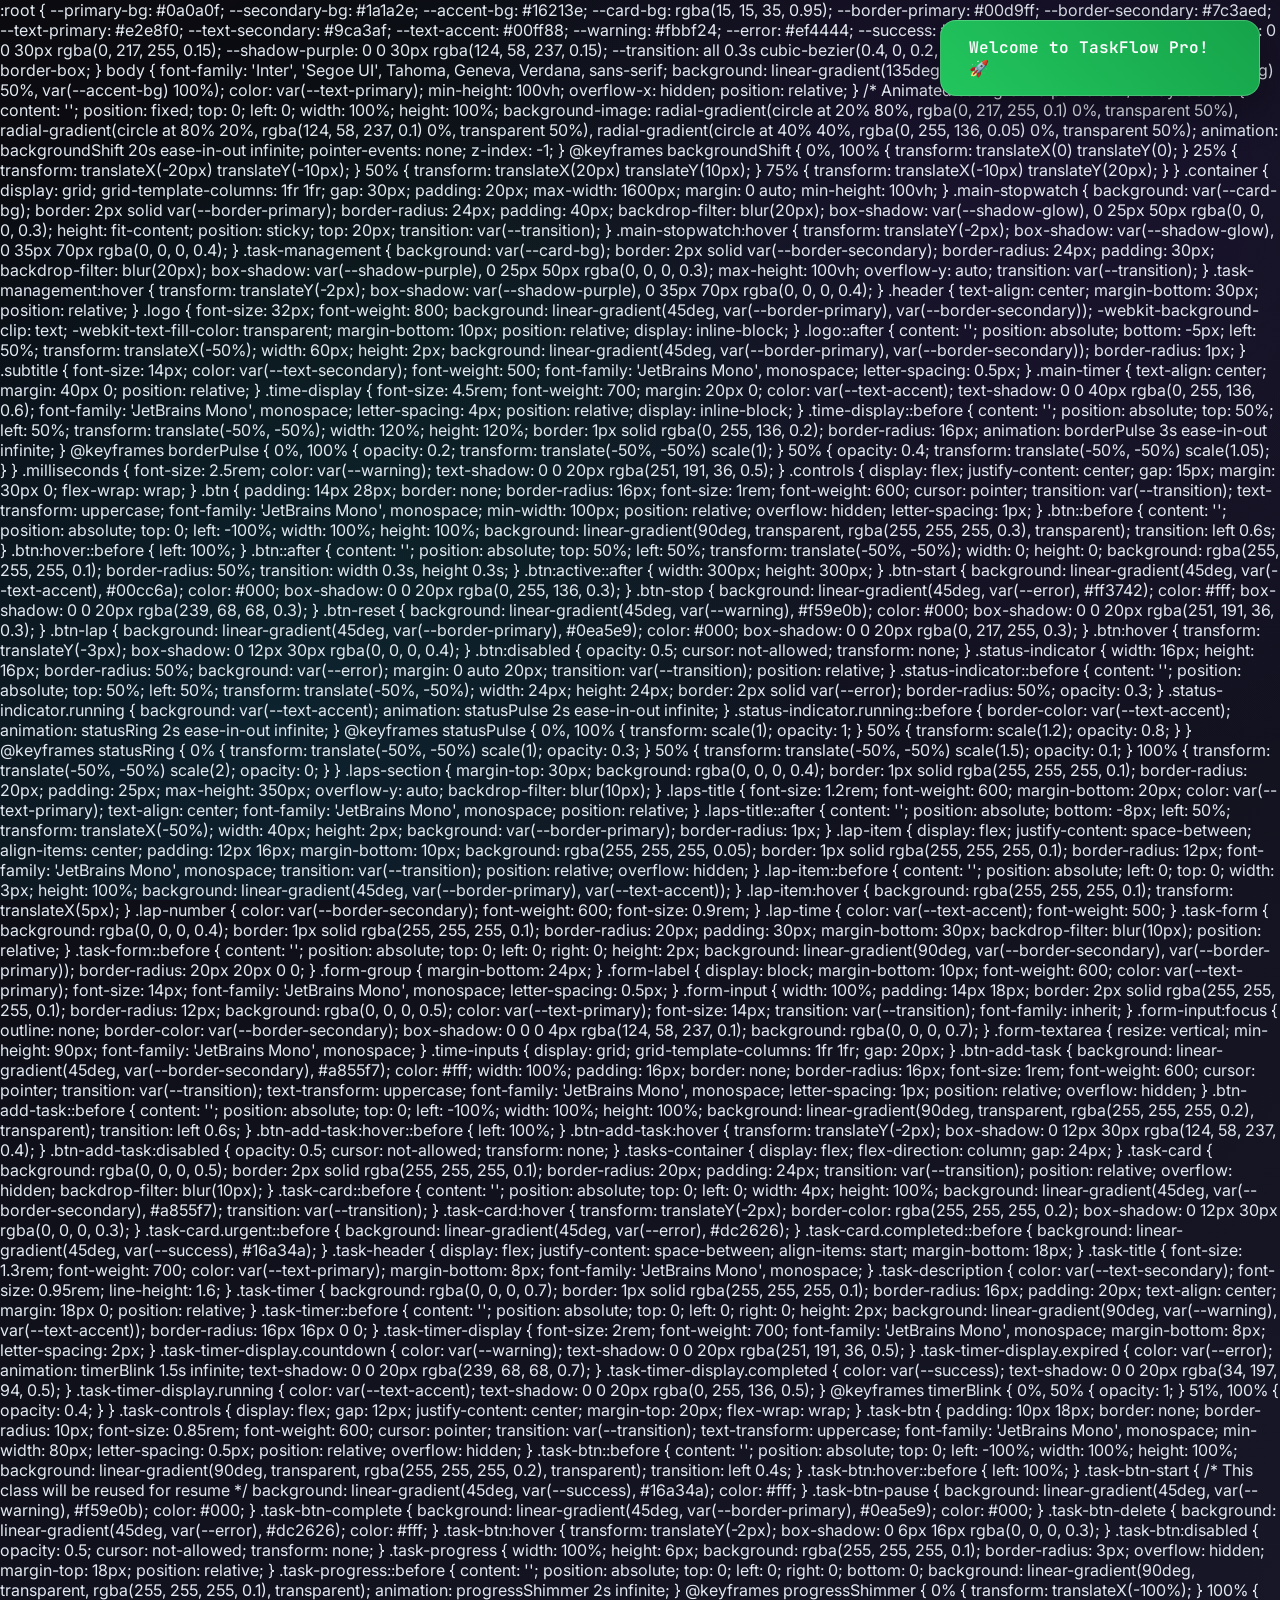
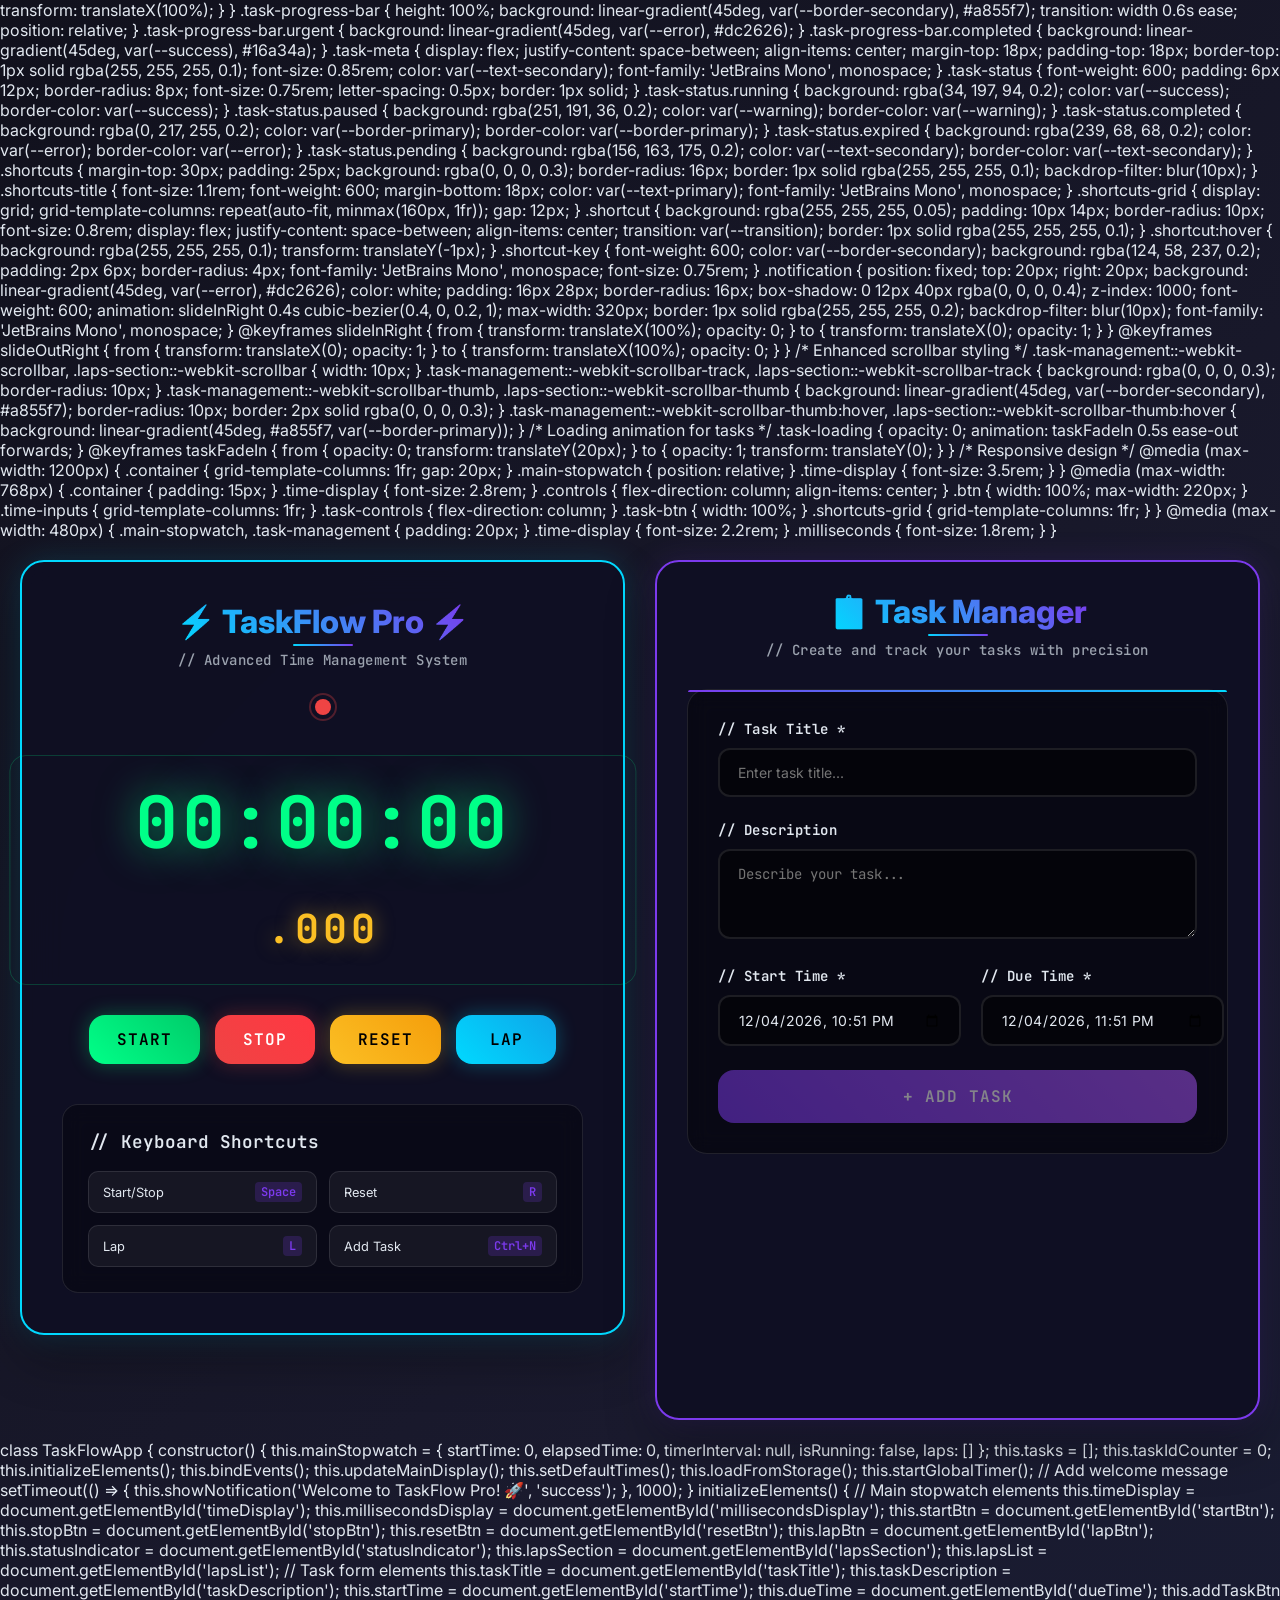
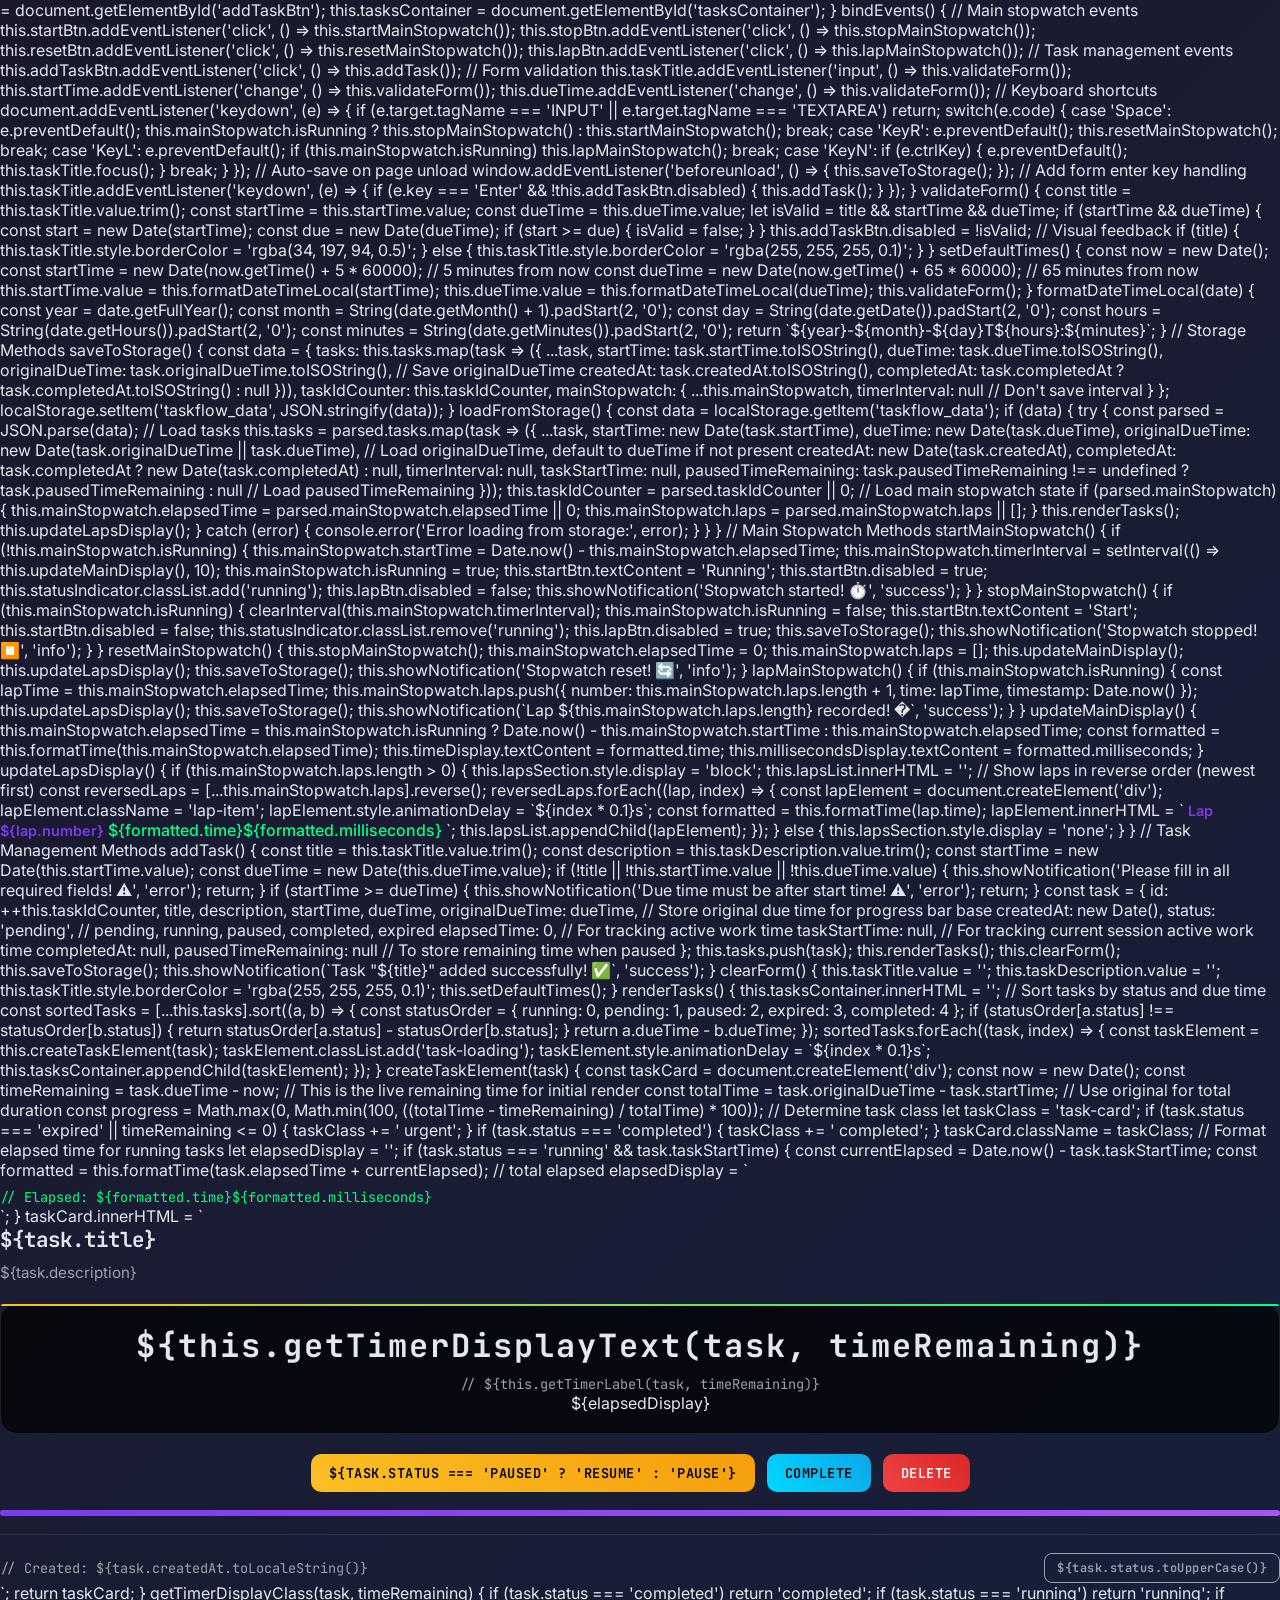
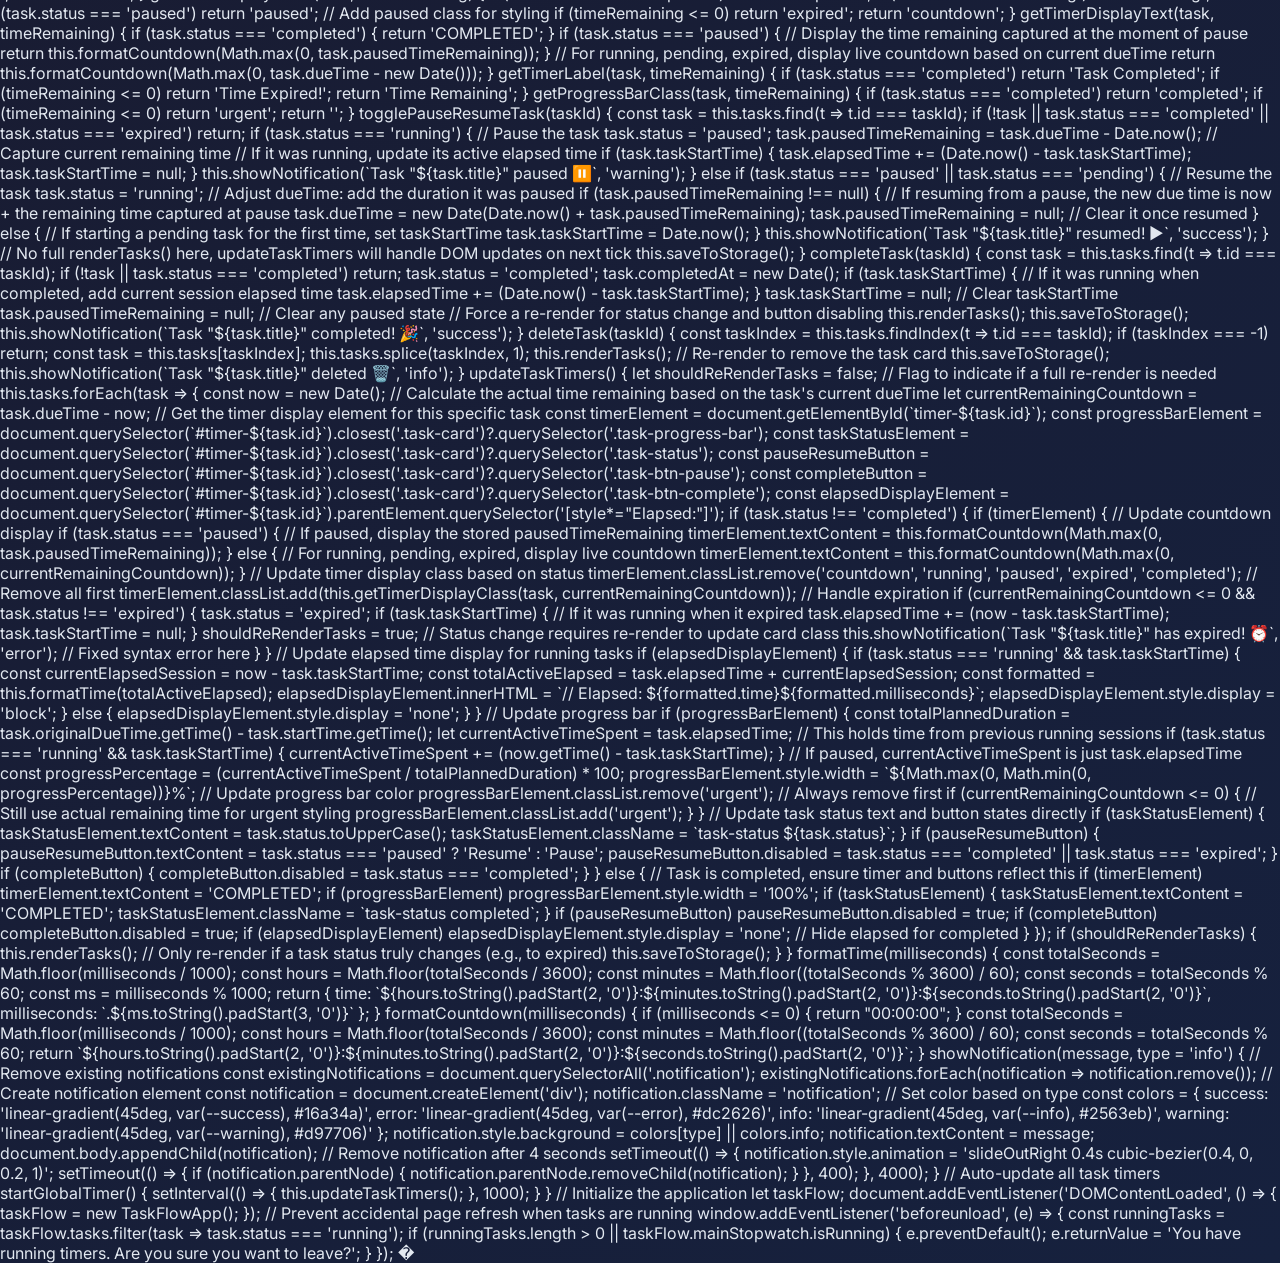
<file: index.html>
<!DOCTYPE html>
<html lang="en">
<head>
    <meta charset="UTF-8">
    <meta name="viewport" content="width=device-width, initial-scale=1.0">
    <title>TaskFlow Pro - Advanced Time Management</title>
    <link href="https://fonts.googleapis.com/css2?family=JetBrains+Mono:wght@400;500;600;700&family=Inter:wght@300;400;500;600;700;800&display=swap" rel="stylesheet">
    <link rel="stylesheet" href="style.css">
        :root {
            --primary-bg: #0a0a0f;
            --secondary-bg: #1a1a2e;
            --accent-bg: #16213e;
            --card-bg: rgba(15, 15, 35, 0.95);
            --border-primary: #00d9ff;
            --border-secondary: #7c3aed;
            --text-primary: #e2e8f0;
            --text-secondary: #9ca3af;
            --text-accent: #00ff88;
            --warning: #fbbf24;
            --error: #ef4444;
            --success: #22c55e;
            --info: #3b82f6;
            --shadow-glow: 0 0 30px rgba(0, 217, 255, 0.15);
            --shadow-purple: 0 0 30px rgba(124, 58, 237, 0.15);
            --transition: all 0.3s cubic-bezier(0.4, 0, 0.2, 1);
        }

        * {
            margin: 0;
            padding: 0;
            box-sizing: border-box;
        }

        body {
            font-family: 'Inter', 'Segoe UI', Tahoma, Geneva, Verdana, sans-serif;
            background: linear-gradient(135deg, var(--primary-bg) 0%, var(--secondary-bg) 50%, var(--accent-bg) 100%);
            color: var(--text-primary);
            min-height: 100vh;
            overflow-x: hidden;
            position: relative;
        }

        /* Animated background particles */
        body::before {
            content: '';
            position: fixed;
            top: 0;
            left: 0;
            width: 100%;
            height: 100%;
            background-image: 
                radial-gradient(circle at 20% 80%, rgba(0, 217, 255, 0.1) 0%, transparent 50%),
                radial-gradient(circle at 80% 20%, rgba(124, 58, 237, 0.1) 0%, transparent 50%),
                radial-gradient(circle at 40% 40%, rgba(0, 255, 136, 0.05) 0%, transparent 50%);
            animation: backgroundShift 20s ease-in-out infinite;
            pointer-events: none;
            z-index: -1;
        }

        @keyframes backgroundShift {
            0%, 100% { transform: translateX(0) translateY(0); }
            25% { transform: translateX(-20px) translateY(-10px); }
            50% { transform: translateX(20px) translateY(10px); }
            75% { transform: translateX(-10px) translateY(20px); }
        }

        .container {
            display: grid;
            grid-template-columns: 1fr 1fr;
            gap: 30px;
            padding: 20px;
            max-width: 1600px;
            margin: 0 auto;
            min-height: 100vh;
        }

        .main-stopwatch {
            background: var(--card-bg);
            border: 2px solid var(--border-primary);
            border-radius: 24px;
            padding: 40px;
            backdrop-filter: blur(20px);
            box-shadow: var(--shadow-glow), 0 25px 50px rgba(0, 0, 0, 0.3);
            height: fit-content;
            position: sticky;
            top: 20px;
            transition: var(--transition);
        }

        .main-stopwatch:hover {
            transform: translateY(-2px);
            box-shadow: var(--shadow-glow), 0 35px 70px rgba(0, 0, 0, 0.4);
        }

        .task-management {
            background: var(--card-bg);
            border: 2px solid var(--border-secondary);
            border-radius: 24px;
            padding: 30px;
            backdrop-filter: blur(20px);
            box-shadow: var(--shadow-purple), 0 25px 50px rgba(0, 0, 0, 0.3);
            max-height: 100vh;
            overflow-y: auto;
            transition: var(--transition);
        }

        .task-management:hover {
            transform: translateY(-2px);
            box-shadow: var(--shadow-purple), 0 35px 70px rgba(0, 0, 0, 0.4);
        }

        .header {
            text-align: center;
            margin-bottom: 30px;
            position: relative;
        }

        .logo {
            font-size: 32px;
            font-weight: 800;
            background: linear-gradient(45deg, var(--border-primary), var(--border-secondary));
            -webkit-background-clip: text;
            -webkit-text-fill-color: transparent;
            margin-bottom: 10px;
            position: relative;
            display: inline-block;
        }

        .logo::after {
            content: '';
            position: absolute;
            bottom: -5px;
            left: 50%;
            transform: translateX(-50%);
            width: 60px;
            height: 2px;
            background: linear-gradient(45deg, var(--border-primary), var(--border-secondary));
            border-radius: 1px;
        }

        .subtitle {
            font-size: 14px;
            color: var(--text-secondary);
            font-weight: 500;
            font-family: 'JetBrains Mono', monospace;
            letter-spacing: 0.5px;
        }

        .main-timer {
            text-align: center;
            margin: 40px 0;
            position: relative;
        }

        .time-display {
            font-size: 4.5rem;
            font-weight: 700;
            margin: 20px 0;
            color: var(--text-accent);
            text-shadow: 0 0 40px rgba(0, 255, 136, 0.6);
            font-family: 'JetBrains Mono', monospace;
            letter-spacing: 4px;
            position: relative;
            display: inline-block;
        }

        .time-display::before {
            content: '';
            position: absolute;
            top: 50%;
            left: 50%;
            transform: translate(-50%, -50%);
            width: 120%;
            height: 120%;
            border: 1px solid rgba(0, 255, 136, 0.2);
            border-radius: 16px;
            animation: borderPulse 3s ease-in-out infinite;
        }

        @keyframes borderPulse {
            0%, 100% { opacity: 0.2; transform: translate(-50%, -50%) scale(1); }
            50% { opacity: 0.4; transform: translate(-50%, -50%) scale(1.05); }
        }

        .milliseconds {
            font-size: 2.5rem;
            color: var(--warning);
            text-shadow: 0 0 20px rgba(251, 191, 36, 0.5);
        }

        .controls {
            display: flex;
            justify-content: center;
            gap: 15px;
            margin: 30px 0;
            flex-wrap: wrap;
        }

        .btn {
            padding: 14px 28px;
            border: none;
            border-radius: 16px;
            font-size: 1rem;
            font-weight: 600;
            cursor: pointer;
            transition: var(--transition);
            text-transform: uppercase;
            font-family: 'JetBrains Mono', monospace;
            min-width: 100px;
            position: relative;
            overflow: hidden;
            letter-spacing: 1px;
        }

        .btn::before {
            content: '';
            position: absolute;
            top: 0;
            left: -100%;
            width: 100%;
            height: 100%;
            background: linear-gradient(90deg, transparent, rgba(255, 255, 255, 0.3), transparent);
            transition: left 0.6s;
        }

        .btn:hover::before {
            left: 100%;
        }

        .btn::after {
            content: '';
            position: absolute;
            top: 50%;
            left: 50%;
            transform: translate(-50%, -50%);
            width: 0;
            height: 0;
            background: rgba(255, 255, 255, 0.1);
            border-radius: 50%;
            transition: width 0.3s, height 0.3s;
        }

        .btn:active::after {
            width: 300px;
            height: 300px;
        }

        .btn-start {
            background: linear-gradient(45deg, var(--text-accent), #00cc6a);
            color: #000;
            box-shadow: 0 0 20px rgba(0, 255, 136, 0.3);
        }

        .btn-stop {
            background: linear-gradient(45deg, var(--error), #ff3742);
            color: #fff;
            box-shadow: 0 0 20px rgba(239, 68, 68, 0.3);
        }

        .btn-reset {
            background: linear-gradient(45deg, var(--warning), #f59e0b);
            color: #000;
            box-shadow: 0 0 20px rgba(251, 191, 36, 0.3);
        }

        .btn-lap {
            background: linear-gradient(45deg, var(--border-primary), #0ea5e9);
            color: #000;
            box-shadow: 0 0 20px rgba(0, 217, 255, 0.3);
        }

        .btn:hover {
            transform: translateY(-3px);
            box-shadow: 0 12px 30px rgba(0, 0, 0, 0.4);
        }

        .btn:disabled {
            opacity: 0.5;
            cursor: not-allowed;
            transform: none;
        }

        .status-indicator {
            width: 16px;
            height: 16px;
            border-radius: 50%;
            background: var(--error);
            margin: 0 auto 20px;
            transition: var(--transition);
            position: relative;
        }

        .status-indicator::before {
            content: '';
            position: absolute;
            top: 50%;
            left: 50%;
            transform: translate(-50%, -50%);
            width: 24px;
            height: 24px;
            border: 2px solid var(--error);
            border-radius: 50%;
            opacity: 0.3;
        }

        .status-indicator.running {
            background: var(--text-accent);
            animation: statusPulse 2s ease-in-out infinite;
        }

        .status-indicator.running::before {
            border-color: var(--text-accent);
            animation: statusRing 2s ease-in-out infinite;
        }

        @keyframes statusPulse {
            0%, 100% { transform: scale(1); opacity: 1; }
            50% { transform: scale(1.2); opacity: 0.8; }
        }

        @keyframes statusRing {
            0% { transform: translate(-50%, -50%) scale(1); opacity: 0.3; }
            50% { transform: translate(-50%, -50%) scale(1.5); opacity: 0.1; }
            100% { transform: translate(-50%, -50%) scale(2); opacity: 0; }
        }

        .laps-section {
            margin-top: 30px;
            background: rgba(0, 0, 0, 0.4);
            border: 1px solid rgba(255, 255, 255, 0.1);
            border-radius: 20px;
            padding: 25px;
            max-height: 350px;
            overflow-y: auto;
            backdrop-filter: blur(10px);
        }

        .laps-title {
            font-size: 1.2rem;
            font-weight: 600;
            margin-bottom: 20px;
            color: var(--text-primary);
            text-align: center;
            font-family: 'JetBrains Mono', monospace;
            position: relative;
        }

        .laps-title::after {
            content: '';
            position: absolute;
            bottom: -8px;
            left: 50%;
            transform: translateX(-50%);
            width: 40px;
            height: 2px;
            background: var(--border-primary);
            border-radius: 1px;
        }

        .lap-item {
            display: flex;
            justify-content: space-between;
            align-items: center;
            padding: 12px 16px;
            margin-bottom: 10px;
            background: rgba(255, 255, 255, 0.05);
            border: 1px solid rgba(255, 255, 255, 0.1);
            border-radius: 12px;
            font-family: 'JetBrains Mono', monospace;
            transition: var(--transition);
            position: relative;
            overflow: hidden;
        }

        .lap-item::before {
            content: '';
            position: absolute;
            left: 0;
            top: 0;
            width: 3px;
            height: 100%;
            background: linear-gradient(45deg, var(--border-primary), var(--text-accent));
        }

        .lap-item:hover {
            background: rgba(255, 255, 255, 0.1);
            transform: translateX(5px);
        }

        .lap-number {
            color: var(--border-secondary);
            font-weight: 600;
            font-size: 0.9rem;
        }

        .lap-time {
            color: var(--text-accent);
            font-weight: 500;
        }

        .task-form {
            background: rgba(0, 0, 0, 0.4);
            border: 1px solid rgba(255, 255, 255, 0.1);
            border-radius: 20px;
            padding: 30px;
            margin-bottom: 30px;
            backdrop-filter: blur(10px);
            position: relative;
        }

        .task-form::before {
            content: '';
            position: absolute;
            top: 0;
            left: 0;
            right: 0;
            height: 2px;
            background: linear-gradient(90deg, var(--border-secondary), var(--border-primary));
            border-radius: 20px 20px 0 0;
        }

        .form-group {
            margin-bottom: 24px;
        }

        .form-label {
            display: block;
            margin-bottom: 10px;
            font-weight: 600;
            color: var(--text-primary);
            font-size: 14px;
            font-family: 'JetBrains Mono', monospace;
            letter-spacing: 0.5px;
        }

        .form-input {
            width: 100%;
            padding: 14px 18px;
            border: 2px solid rgba(255, 255, 255, 0.1);
            border-radius: 12px;
            background: rgba(0, 0, 0, 0.5);
            color: var(--text-primary);
            font-size: 14px;
            transition: var(--transition);
            font-family: inherit;
        }

        .form-input:focus {
            outline: none;
            border-color: var(--border-secondary);
            box-shadow: 0 0 0 4px rgba(124, 58, 237, 0.1);
            background: rgba(0, 0, 0, 0.7);
        }

        .form-textarea {
            resize: vertical;
            min-height: 90px;
            font-family: 'JetBrains Mono', monospace;
        }

        .time-inputs {
            display: grid;
            grid-template-columns: 1fr 1fr;
            gap: 20px;
        }

        .btn-add-task {
            background: linear-gradient(45deg, var(--border-secondary), #a855f7);
            color: #fff;
            width: 100%;
            padding: 16px;
            border: none;
            border-radius: 16px;
            font-size: 1rem;
            font-weight: 600;
            cursor: pointer;
            transition: var(--transition);
            text-transform: uppercase;
            font-family: 'JetBrains Mono', monospace;
            letter-spacing: 1px;
            position: relative;
            overflow: hidden;
        }

        .btn-add-task::before {
            content: '';
            position: absolute;
            top: 0;
            left: -100%;
            width: 100%;
            height: 100%;
            background: linear-gradient(90deg, transparent, rgba(255, 255, 255, 0.2), transparent);
            transition: left 0.6s;
        }

        .btn-add-task:hover::before {
            left: 100%;
        }

        .btn-add-task:hover {
            transform: translateY(-2px);
            box-shadow: 0 12px 30px rgba(124, 58, 237, 0.4);
        }

        .btn-add-task:disabled {
            opacity: 0.5;
            cursor: not-allowed;
            transform: none;
        }

        .tasks-container {
            display: flex;
            flex-direction: column;
            gap: 24px;
        }

        .task-card {
            background: rgba(0, 0, 0, 0.5);
            border: 2px solid rgba(255, 255, 255, 0.1);
            border-radius: 20px;
            padding: 24px;
            transition: var(--transition);
            position: relative;
            overflow: hidden;
            backdrop-filter: blur(10px);
        }

        .task-card::before {
            content: '';
            position: absolute;
            top: 0;
            left: 0;
            width: 4px;
            height: 100%;
            background: linear-gradient(45deg, var(--border-secondary), #a855f7);
            transition: var(--transition);
        }

        .task-card:hover {
            transform: translateY(-2px);
            border-color: rgba(255, 255, 255, 0.2);
            box-shadow: 0 12px 30px rgba(0, 0, 0, 0.3);
        }

        .task-card.urgent::before {
            background: linear-gradient(45deg, var(--error), #dc2626);
        }

        .task-card.completed::before {
            background: linear-gradient(45deg, var(--success), #16a34a);
        }

        .task-header {
            display: flex;
            justify-content: space-between;
            align-items: start;
            margin-bottom: 18px;
        }

        .task-title {
            font-size: 1.3rem;
            font-weight: 700;
            color: var(--text-primary);
            margin-bottom: 8px;
            font-family: 'JetBrains Mono', monospace;
        }

        .task-description {
            color: var(--text-secondary);
            font-size: 0.95rem;
            line-height: 1.6;
        }

        .task-timer {
            background: rgba(0, 0, 0, 0.7);
            border: 1px solid rgba(255, 255, 255, 0.1);
            border-radius: 16px;
            padding: 20px;
            text-align: center;
            margin: 18px 0;
            position: relative;
        }

        .task-timer::before {
            content: '';
            position: absolute;
            top: 0;
            left: 0;
            right: 0;
            height: 2px;
            background: linear-gradient(90deg, var(--warning), var(--text-accent));
            border-radius: 16px 16px 0 0;
        }

        .task-timer-display {
            font-size: 2rem;
            font-weight: 700;
            font-family: 'JetBrains Mono', monospace;
            margin-bottom: 8px;
            letter-spacing: 2px;
        }

        .task-timer-display.countdown {
            color: var(--warning);
            text-shadow: 0 0 20px rgba(251, 191, 36, 0.5);
        }

        .task-timer-display.expired {
            color: var(--error);
            animation: timerBlink 1.5s infinite;
            text-shadow: 0 0 20px rgba(239, 68, 68, 0.7);
        }

        .task-timer-display.completed {
            color: var(--success);
            text-shadow: 0 0 20px rgba(34, 197, 94, 0.5);
        }

        .task-timer-display.running {
            color: var(--text-accent);
            text-shadow: 0 0 20px rgba(0, 255, 136, 0.5);
        }

        @keyframes timerBlink {
            0%, 50% { opacity: 1; }
            51%, 100% { opacity: 0.4; }
        }

        .task-controls {
            display: flex;
            gap: 12px;
            justify-content: center;
            margin-top: 20px;
            flex-wrap: wrap;
        }

        .task-btn {
            padding: 10px 18px;
            border: none;
            border-radius: 10px;
            font-size: 0.85rem;
            font-weight: 600;
            cursor: pointer;
            transition: var(--transition);
            text-transform: uppercase;
            font-family: 'JetBrains Mono', monospace;
            min-width: 80px;
            letter-spacing: 0.5px;
            position: relative;
            overflow: hidden;
        }

        .task-btn::before {
            content: '';
            position: absolute;
            top: 0;
            left: -100%;
            width: 100%;
            height: 100%;
            background: linear-gradient(90deg, transparent, rgba(255, 255, 255, 0.2), transparent);
            transition: left 0.4s;
        }

        .task-btn:hover::before {
            left: 100%;
        }

        .task-btn-start { /* This class will be reused for resume */
            background: linear-gradient(45deg, var(--success), #16a34a);
            color: #fff;
        }

        .task-btn-pause {
            background: linear-gradient(45deg, var(--warning), #f59e0b);
            color: #000;
        }

        .task-btn-complete {
            background: linear-gradient(45deg, var(--border-primary), #0ea5e9);
            color: #000;
        }

        .task-btn-delete {
            background: linear-gradient(45deg, var(--error), #dc2626);
            color: #fff;
        }

        .task-btn:hover {
            transform: translateY(-2px);
            box-shadow: 0 6px 16px rgba(0, 0, 0, 0.3);
        }

        .task-btn:disabled {
            opacity: 0.5;
            cursor: not-allowed;
            transform: none;
        }

        .task-progress {
            width: 100%;
            height: 6px;
            background: rgba(255, 255, 255, 0.1);
            border-radius: 3px;
            overflow: hidden;
            margin-top: 18px;
            position: relative;
        }

        .task-progress::before {
            content: '';
            position: absolute;
            top: 0;
            left: 0;
            right: 0;
            bottom: 0;
            background: linear-gradient(90deg, transparent, rgba(255, 255, 255, 0.1), transparent);
            animation: progressShimmer 2s infinite;
        }

        @keyframes progressShimmer {
            0% { transform: translateX(-100%); }
            100% { transform: translateX(100%); }
        }

        .task-progress-bar {
            height: 100%;
            background: linear-gradient(45deg, var(--border-secondary), #a855f7);
            transition: width 0.6s ease;
            position: relative;
        }

        .task-progress-bar.urgent {
            background: linear-gradient(45deg, var(--error), #dc2626);
        }

        .task-progress-bar.completed {
            background: linear-gradient(45deg, var(--success), #16a34a);
        }

        .task-meta {
            display: flex;
            justify-content: space-between;
            align-items: center;
            margin-top: 18px;
            padding-top: 18px;
            border-top: 1px solid rgba(255, 255, 255, 0.1);
            font-size: 0.85rem;
            color: var(--text-secondary);
            font-family: 'JetBrains Mono', monospace;
        }

        .task-status {
            font-weight: 600;
            padding: 6px 12px;
            border-radius: 8px;
            font-size: 0.75rem;
            letter-spacing: 0.5px;
            border: 1px solid;
        }

        .task-status.running {
            background: rgba(34, 197, 94, 0.2);
            color: var(--success);
            border-color: var(--success);
        }

        .task-status.paused {
            background: rgba(251, 191, 36, 0.2);
            color: var(--warning);
            border-color: var(--warning);
        }

        .task-status.completed {
            background: rgba(0, 217, 255, 0.2);
            color: var(--border-primary);
            border-color: var(--border-primary);
        }

        .task-status.expired {
            background: rgba(239, 68, 68, 0.2);
            color: var(--error);
            border-color: var(--error);
        }

        .task-status.pending {
            background: rgba(156, 163, 175, 0.2);
            color: var(--text-secondary);
            border-color: var(--text-secondary);
        }

        .shortcuts {
            margin-top: 30px;
            padding: 25px;
            background: rgba(0, 0, 0, 0.3);
            border-radius: 16px;
            border: 1px solid rgba(255, 255, 255, 0.1);
            backdrop-filter: blur(10px);
        }

        .shortcuts-title {
            font-size: 1.1rem;
            font-weight: 600;
            margin-bottom: 18px;
            color: var(--text-primary);
            font-family: 'JetBrains Mono', monospace;
        }

        .shortcuts-grid {
            display: grid;
            grid-template-columns: repeat(auto-fit, minmax(160px, 1fr));
            gap: 12px;
        }

        .shortcut {
            background: rgba(255, 255, 255, 0.05);
            padding: 10px 14px;
            border-radius: 10px;
            font-size: 0.8rem;
            display: flex;
            justify-content: space-between;
            align-items: center;
            transition: var(--transition);
            border: 1px solid rgba(255, 255, 255, 0.1);
        }

        .shortcut:hover {
            background: rgba(255, 255, 255, 0.1);
            transform: translateY(-1px);
        }

        .shortcut-key {
            font-weight: 600;
            color: var(--border-secondary);
            background: rgba(124, 58, 237, 0.2);
            padding: 2px 6px;
            border-radius: 4px;
            font-family: 'JetBrains Mono', monospace;
            font-size: 0.75rem;
        }

        .notification {
            position: fixed;
            top: 20px;
            right: 20px;
            background: linear-gradient(45deg, var(--error), #dc2626);
            color: white;
            padding: 16px 28px;
            border-radius: 16px;
            box-shadow: 0 12px 40px rgba(0, 0, 0, 0.4);
            z-index: 1000;
            font-weight: 600;
            animation: slideInRight 0.4s cubic-bezier(0.4, 0, 0.2, 1);
            max-width: 320px;
            border: 1px solid rgba(255, 255, 255, 0.2);
            backdrop-filter: blur(10px);
            font-family: 'JetBrains Mono', monospace;
        }

        @keyframes slideInRight {
            from {
                transform: translateX(100%);
                opacity: 0;
            }
            to {
                transform: translateX(0);
                opacity: 1;
            }
        }

        @keyframes slideOutRight {
            from {
                transform: translateX(0);
                opacity: 1;
            }
            to {
                transform: translateX(100%);
                opacity: 0;
            }
        }

        /* Enhanced scrollbar styling */
        .task-management::-webkit-scrollbar,
        .laps-section::-webkit-scrollbar {
            width: 10px;
        }

        .task-management::-webkit-scrollbar-track,
        .laps-section::-webkit-scrollbar-track {
            background: rgba(0, 0, 0, 0.3);
            border-radius: 10px;
        }

        .task-management::-webkit-scrollbar-thumb,
        .laps-section::-webkit-scrollbar-thumb {
            background: linear-gradient(45deg, var(--border-secondary), #a855f7);
            border-radius: 10px;
            border: 2px solid rgba(0, 0, 0, 0.3);
        }

        .task-management::-webkit-scrollbar-thumb:hover,
        .laps-section::-webkit-scrollbar-thumb:hover {
            background: linear-gradient(45deg, #a855f7, var(--border-primary));
        }

        /* Loading animation for tasks */
        .task-loading {
            opacity: 0;
            animation: taskFadeIn 0.5s ease-out forwards;
        }

        @keyframes taskFadeIn {
            from {
                opacity: 0;
                transform: translateY(20px);
            }
            to {
                opacity: 1;
                transform: translateY(0);
            }
        }

        /* Responsive design */
        @media (max-width: 1200px) {
            .container {
                grid-template-columns: 1fr;
                gap: 20px;
            }
            
            .main-stopwatch {
                position: relative;
            }
            
            .time-display {
                font-size: 3.5rem;
            }
        }

        @media (max-width: 768px) {
            .container {
                padding: 15px;
            }
            
            .time-display {
                font-size: 2.8rem;
            }
            
            .controls {
                flex-direction: column;
                align-items: center;
            }
            
            .btn {
                width: 100%;
                max-width: 220px;
            }

            .time-inputs {
                grid-template-columns: 1fr;
            }

            .task-controls {
                flex-direction: column;
            }

            .task-btn {
                width: 100%;
            }

            .shortcuts-grid {
                grid-template-columns: 1fr;
            }
        }

        @media (max-width: 480px) {
            .main-stopwatch,
            .task-management {
                padding: 20px;
            }

            .time-display {
                font-size: 2.2rem;
            }

            .milliseconds {
                font-size: 1.8rem;
            }
        }
</head>
<body>
    <div class="container">
        <!-- Main Stopwatch Section -->
        <div class="main-stopwatch">
            <div class="header">
                <div class="logo">⚡ TaskFlow Pro ⚡</div>
                <div class="subtitle">// Advanced Time Management System</div>
            </div>
            
            <div class="status-indicator" id="statusIndicator"></div>
            
            <div class="main-timer">
                <div class="time-display">
                    <span id="timeDisplay">00:00:00</span>
                    <span class="milliseconds" id="millisecondsDisplay">.000</span>
                </div>
                
                <div class="controls">
                    <button class="btn btn-start" id="startBtn">Start</button>
                    <button class="btn btn-stop" id="stopBtn">Stop</button>
                    <button class="btn btn-reset" id="resetBtn">Reset</button>
                    <button class="btn btn-lap" id="lapBtn">Lap</button>
                </div>
            </div>

            <!-- Laps Section -->
            <div class="laps-section" id="lapsSection" style="display: none;">
                <div class="laps-title">// Lap Times</div>
                <div id="lapsList"></div>
            </div>
            
            <div class="shortcuts">
                <div class="shortcuts-title">// Keyboard Shortcuts</div>
                <div class="shortcuts-grid">
                    <div class="shortcut">
                        <span>Start/Stop</span>
                        <span class="shortcut-key">Space</span>
                    </div>
                    <div class="shortcut">
                        <span>Reset</span>
                        <span class="shortcut-key">R</span>
                    </div>
                    <div class="shortcut">
                        <span>Lap</span>
                        <span class="shortcut-key">L</span>
                    </div>
                    <div class="shortcut">
                        <span>Add Task</span>
                        <span class="shortcut-key">Ctrl+N</span>
                    </div>
                </div>
            </div>
        </div>
        
        <!-- Task Management Section -->
        <div class="task-management">
            <div class="header">
                <div class="logo">📋 Task Manager</div>
                <div class="subtitle">// Create and track your tasks with precision</div>
            </div>
            
            <!-- Task Creation Form -->
            <div class="task-form">
                <div class="form-group">
                    <label class="form-label">// Task Title *</label>
                    <input type="text" class="form-input" id="taskTitle" placeholder="Enter task title..." required>
                </div>
                
                <div class="form-group">
                    <label class="form-label">// Description</label>
                    <textarea class="form-input form-textarea" id="taskDescription" placeholder="Describe your task..."></textarea>
                </div>
                
                <div class="time-inputs">
                    <div class="form-group">
                        <label class="form-label">// Start Time *</label>
                        <input type="datetime-local" class="form-input" id="startTime" required>
                    </div>
                    
                    <div class="form-group">
                        <label class="form-label">// Due Time *</label>
                        <input type="datetime-local" class="form-input" id="dueTime" required>
                    </div>
                </div>
                
                <button class="btn-add-task" id="addTaskBtn">+ Add Task</button>
            </div>
            
            <!-- Tasks Container -->
            <div class="tasks-container" id="tasksContainer">
                <!-- Tasks will be dynamically added here -->
            </div>
        </div>
    </div>

    <script src="script.js"></script>
        class TaskFlowApp {
            constructor() {
                this.mainStopwatch = {
                    startTime: 0,
                    elapsedTime: 0,
                    timerInterval: null,
                    isRunning: false,
                    laps: []
                };
                
                this.tasks = [];
                this.taskIdCounter = 0;
                
                this.initializeElements();
                this.bindEvents();
                this.updateMainDisplay();
                this.setDefaultTimes();
                this.loadFromStorage();
                this.startGlobalTimer();
                
                // Add welcome message
                setTimeout(() => {
                    this.showNotification('Welcome to TaskFlow Pro! 🚀', 'success');
                }, 1000);
            }
            
            initializeElements() {
                // Main stopwatch elements
                this.timeDisplay = document.getElementById('timeDisplay');
                this.millisecondsDisplay = document.getElementById('millisecondsDisplay');
                this.startBtn = document.getElementById('startBtn');
                this.stopBtn = document.getElementById('stopBtn');
                this.resetBtn = document.getElementById('resetBtn');
                this.lapBtn = document.getElementById('lapBtn');
                this.statusIndicator = document.getElementById('statusIndicator');
                this.lapsSection = document.getElementById('lapsSection');
                this.lapsList = document.getElementById('lapsList');
                
                // Task form elements
                this.taskTitle = document.getElementById('taskTitle');
                this.taskDescription = document.getElementById('taskDescription');
                this.startTime = document.getElementById('startTime');
                this.dueTime = document.getElementById('dueTime');
                this.addTaskBtn = document.getElementById('addTaskBtn');
                this.tasksContainer = document.getElementById('tasksContainer');
            }
            
            bindEvents() {
                // Main stopwatch events
                this.startBtn.addEventListener('click', () => this.startMainStopwatch());
                this.stopBtn.addEventListener('click', () => this.stopMainStopwatch());
                this.resetBtn.addEventListener('click', () => this.resetMainStopwatch());
                this.lapBtn.addEventListener('click', () => this.lapMainStopwatch());
                
                // Task management events
                this.addTaskBtn.addEventListener('click', () => this.addTask());
                
                // Form validation
                this.taskTitle.addEventListener('input', () => this.validateForm());
                this.startTime.addEventListener('change', () => this.validateForm());
                this.dueTime.addEventListener('change', () => this.validateForm());
                
                // Keyboard shortcuts
                document.addEventListener('keydown', (e) => {
                    if (e.target.tagName === 'INPUT' || e.target.tagName === 'TEXTAREA') return;
                    
                    switch(e.code) {
                        case 'Space':
                            e.preventDefault();
                            this.mainStopwatch.isRunning ? this.stopMainStopwatch() : this.startMainStopwatch();
                            break;
                        case 'KeyR':
                            e.preventDefault();
                            this.resetMainStopwatch();
                            break;
                        case 'KeyL':
                            e.preventDefault();
                            if (this.mainStopwatch.isRunning) this.lapMainStopwatch();
                            break;
                        case 'KeyN':
                            if (e.ctrlKey) {
                                e.preventDefault();
                                this.taskTitle.focus();
                            }
                            break;
                    }
                });

                // Auto-save on page unload
                window.addEventListener('beforeunload', () => {
                    this.saveToStorage();
                });

                // Add form enter key handling
                this.taskTitle.addEventListener('keydown', (e) => {
                    if (e.key === 'Enter' && !this.addTaskBtn.disabled) {
                        this.addTask();
                    }
                });
            }
            
            validateForm() {
                const title = this.taskTitle.value.trim();
                const startTime = this.startTime.value;
                const dueTime = this.dueTime.value;
                
                let isValid = title && startTime && dueTime;
                
                if (startTime && dueTime) {
                    const start = new Date(startTime);
                    const due = new Date(dueTime);
                    if (start >= due) {
                        isValid = false;
                    }
                }
                
                this.addTaskBtn.disabled = !isValid;
                
                // Visual feedback
                if (title) {
                    this.taskTitle.style.borderColor = 'rgba(34, 197, 94, 0.5)';
                } else {
                    this.taskTitle.style.borderColor = 'rgba(255, 255, 255, 0.1)';
                }
            }
            
            setDefaultTimes() {
                const now = new Date();
                const startTime = new Date(now.getTime() + 5 * 60000); // 5 minutes from now
                const dueTime = new Date(now.getTime() + 65 * 60000); // 65 minutes from now
                
                this.startTime.value = this.formatDateTimeLocal(startTime);
                this.dueTime.value = this.formatDateTimeLocal(dueTime);
                this.validateForm();
            }
            
            formatDateTimeLocal(date) {
                const year = date.getFullYear();
                const month = String(date.getMonth() + 1).padStart(2, '0');
                const day = String(date.getDate()).padStart(2, '0');
                const hours = String(date.getHours()).padStart(2, '0');
                const minutes = String(date.getMinutes()).padStart(2, '0');
                return `${year}-${month}-${day}T${hours}:${minutes}`;
            }
            
            // Storage Methods
            saveToStorage() {
                const data = {
                    tasks: this.tasks.map(task => ({
                        ...task,
                        startTime: task.startTime.toISOString(),
                        dueTime: task.dueTime.toISOString(),
                        originalDueTime: task.originalDueTime.toISOString(), // Save originalDueTime
                        createdAt: task.createdAt.toISOString(),
                        completedAt: task.completedAt ? task.completedAt.toISOString() : null
                    })),
                    taskIdCounter: this.taskIdCounter,
                    mainStopwatch: {
                        ...this.mainStopwatch,
                        timerInterval: null // Don't save interval
                    }
                };
                localStorage.setItem('taskflow_data', JSON.stringify(data));
            }
            
            loadFromStorage() {
                const data = localStorage.getItem('taskflow_data');
                if (data) {
                    try {
                        const parsed = JSON.parse(data);
                        
                        // Load tasks
                        this.tasks = parsed.tasks.map(task => ({
                            ...task,
                            startTime: new Date(task.startTime),
                            dueTime: new Date(task.dueTime),
                            originalDueTime: new Date(task.originalDueTime || task.dueTime), // Load originalDueTime, default to dueTime if not present
                            createdAt: new Date(task.createdAt),
                            completedAt: task.completedAt ? new Date(task.completedAt) : null,
                            timerInterval: null,
                            taskStartTime: null,
                            pausedTimeRemaining: task.pausedTimeRemaining !== undefined ? task.pausedTimeRemaining : null // Load pausedTimeRemaining
                        }));
                        
                        this.taskIdCounter = parsed.taskIdCounter || 0;
                        
                        // Load main stopwatch state
                        if (parsed.mainStopwatch) {
                            this.mainStopwatch.elapsedTime = parsed.mainStopwatch.elapsedTime || 0;
                            this.mainStopwatch.laps = parsed.mainStopwatch.laps || [];
                        }
                        
                        this.renderTasks();
                        this.updateLapsDisplay();
                        
                    } catch (error) {
                        console.error('Error loading from storage:', error);
                    }
                }
            }
            
            // Main Stopwatch Methods
            startMainStopwatch() {
                if (!this.mainStopwatch.isRunning) {
                    this.mainStopwatch.startTime = Date.now() - this.mainStopwatch.elapsedTime;
                    this.mainStopwatch.timerInterval = setInterval(() => this.updateMainDisplay(), 10);
                    this.mainStopwatch.isRunning = true;
                    this.startBtn.textContent = 'Running';
                    this.startBtn.disabled = true;
                    this.statusIndicator.classList.add('running');
                    this.lapBtn.disabled = false;
                    this.showNotification('Stopwatch started! ⏱️', 'success');
                }
            }
            
            stopMainStopwatch() {
                if (this.mainStopwatch.isRunning) {
                    clearInterval(this.mainStopwatch.timerInterval);
                    this.mainStopwatch.isRunning = false;
                    this.startBtn.textContent = 'Start';
                    this.startBtn.disabled = false;
                    this.statusIndicator.classList.remove('running');
                    this.lapBtn.disabled = true;
                    this.saveToStorage();
                    this.showNotification('Stopwatch stopped! ⏹️', 'info');
                }
            }
            
            resetMainStopwatch() {
                this.stopMainStopwatch();
                this.mainStopwatch.elapsedTime = 0;
                this.mainStopwatch.laps = [];
                this.updateMainDisplay();
                this.updateLapsDisplay();
                this.saveToStorage();
                this.showNotification('Stopwatch reset! 🔄', 'info');
            }
            
            lapMainStopwatch() {
                if (this.mainStopwatch.isRunning) {
                    const lapTime = this.mainStopwatch.elapsedTime;
                    this.mainStopwatch.laps.push({
                        number: this.mainStopwatch.laps.length + 1,
                        time: lapTime,
                        timestamp: Date.now()
                    });
                    this.updateLapsDisplay();
                    this.saveToStorage();
                    this.showNotification(`Lap ${this.mainStopwatch.laps.length} recorded! �`, 'success');
                }
            }
            
            updateMainDisplay() {
                this.mainStopwatch.elapsedTime = this.mainStopwatch.isRunning ? 
                    Date.now() - this.mainStopwatch.startTime : 
                    this.mainStopwatch.elapsedTime;
                
                const formatted = this.formatTime(this.mainStopwatch.elapsedTime);
                this.timeDisplay.textContent = formatted.time;
                this.millisecondsDisplay.textContent = formatted.milliseconds;
            }
            
            updateLapsDisplay() {
                if (this.mainStopwatch.laps.length > 0) {
                    this.lapsSection.style.display = 'block';
                    this.lapsList.innerHTML = '';
                    
                    // Show laps in reverse order (newest first)
                    const reversedLaps = [...this.mainStopwatch.laps].reverse();
                    
                    reversedLaps.forEach((lap, index) => {
                        const lapElement = document.createElement('div');
                        lapElement.className = 'lap-item';
                        lapElement.style.animationDelay = `${index * 0.1}s`;
                        
                        const formatted = this.formatTime(lap.time);
                        lapElement.innerHTML = `
                            <span class="lap-number">Lap ${lap.number}</span>
                            <span class="lap-time">${formatted.time}${formatted.milliseconds}</span>
                        `;
                        
                        this.lapsList.appendChild(lapElement);
                    });
                } else {
                    this.lapsSection.style.display = 'none';
                }
            }
            
            // Task Management Methods
            addTask() {
                const title = this.taskTitle.value.trim();
                const description = this.taskDescription.value.trim();
                const startTime = new Date(this.startTime.value);
                const dueTime = new Date(this.dueTime.value);
                
                if (!title || !this.startTime.value || !this.dueTime.value) {
                    this.showNotification('Please fill in all required fields! ⚠️', 'error');
                    return;
                }
                
                if (startTime >= dueTime) {
                    this.showNotification('Due time must be after start time! ⚠️', 'error');
                    return;
                }
                
                const task = {
                    id: ++this.taskIdCounter,
                    title,
                    description,
                    startTime,
                    dueTime,
                    originalDueTime: dueTime, // Store original due time for progress bar base
                    createdAt: new Date(),
                    status: 'pending', // pending, running, paused, completed, expired
                    elapsedTime: 0, // For tracking active work time
                    taskStartTime: null, // For tracking current session active work time
                    completedAt: null,
                    pausedTimeRemaining: null // To store remaining time when paused
                };
                
                this.tasks.push(task);
                this.renderTasks();
                this.clearForm();
                this.saveToStorage();
                this.showNotification(`Task "${title}" added successfully! ✅`, 'success');
            }
            
            clearForm() {
                this.taskTitle.value = '';
                this.taskDescription.value = '';
                this.taskTitle.style.borderColor = 'rgba(255, 255, 255, 0.1)';
                this.setDefaultTimes();
            }
            
            renderTasks() {
                this.tasksContainer.innerHTML = '';
                
                // Sort tasks by status and due time
                const sortedTasks = [...this.tasks].sort((a, b) => {
                    const statusOrder = { running: 0, pending: 1, paused: 2, expired: 3, completed: 4 };
                    if (statusOrder[a.status] !== statusOrder[b.status]) {
                        return statusOrder[a.status] - statusOrder[b.status];
                    }
                    return a.dueTime - b.dueTime;
                });
                
                sortedTasks.forEach((task, index) => {
                    const taskElement = this.createTaskElement(task);
                    taskElement.classList.add('task-loading');
                    taskElement.style.animationDelay = `${index * 0.1}s`;
                    this.tasksContainer.appendChild(taskElement);
                });
            }
            
            createTaskElement(task) {
                const taskCard = document.createElement('div');
                const now = new Date();
                const timeRemaining = task.dueTime - now; // This is the live remaining time for initial render
                const totalTime = task.originalDueTime - task.startTime; // Use original for total duration
                const progress = Math.max(0, Math.min(100, ((totalTime - timeRemaining) / totalTime) * 100));
                
                // Determine task class
                let taskClass = 'task-card';
                if (task.status === 'expired' || timeRemaining <= 0) {
                    taskClass += ' urgent';
                }
                if (task.status === 'completed') {
                    taskClass += ' completed';
                }
                
                taskCard.className = taskClass;
                
                // Format elapsed time for running tasks
                let elapsedDisplay = '';
                if (task.status === 'running' && task.taskStartTime) {
                    const currentElapsed = Date.now() - task.taskStartTime;
                    const formatted = this.formatTime(task.elapsedTime + currentElapsed); // total elapsed
                    elapsedDisplay = `<div style="font-size: 0.85rem; color: var(--text-accent); margin-top: 8px; font-family: 'JetBrains Mono', monospace;">
                        // Elapsed: ${formatted.time}${formatted.milliseconds}
                    </div>`;
                }
                
                taskCard.innerHTML = `
                    <div class="task-header">
                        <div>
                            <div class="task-title">${task.title}</div>
                            <div class="task-description">${task.description}</div>
                        </div>
                    </div>
                    
                    <div class="task-timer">
                        <div class="task-timer-display ${this.getTimerDisplayClass(task, timeRemaining)}" id="timer-${task.id}">
                            ${this.getTimerDisplayText(task, timeRemaining)}
                        </div>
                        <div style="font-size: 0.85rem; color: var(--text-secondary); font-family: 'JetBrains Mono', monospace;">
                            // ${this.getTimerLabel(task, timeRemaining)}
                        </div>
                        ${elapsedDisplay}
                    </div>
                    
                    <div class="task-controls">
                        <!-- Removed Start button as countdown starts automatically -->
                        <button class="task-btn task-btn-pause" onclick="taskFlow.togglePauseResumeTask(${task.id})"
                                ${task.status === 'completed' || task.status === 'expired' ? 'disabled' : ''}>
                            ${task.status === 'paused' ? 'Resume' : 'Pause'}
                        </button>
                        <button class="task-btn task-btn-complete" onclick="taskFlow.completeTask(${task.id})"
                                ${task.status === 'completed' ? 'disabled' : ''}>
                            Complete
                        </button>
                        <button class="task-btn task-btn-delete" onclick="taskFlow.deleteTask(${task.id})">
                            Delete
                        </button>
                    </div>
                    
                    <div class="task-progress">
                        <div class="task-progress-bar ${this.getProgressBarClass(task, timeRemaining)}" 
                             style="width: ${progress}%"></div>
                    </div>
                    
                    <div class="task-meta">
                        <span>// Created: ${task.createdAt.toLocaleString()}</span>
                        <span class="task-status ${task.status}">${task.status.toUpperCase()}</span>
                    </div>
                `;
                
                return taskCard;
            }
            
            getTimerDisplayClass(task, timeRemaining) {
                if (task.status === 'completed') return 'completed';
                if (task.status === 'running') return 'running';
                if (task.status === 'paused') return 'paused'; // Add paused class for styling
                if (timeRemaining <= 0) return 'expired';
                return 'countdown';
            }
            
            getTimerDisplayText(task, timeRemaining) {
                if (task.status === 'completed') {
                    return 'COMPLETED';
                }
                if (task.status === 'paused') {
                    // Display the time remaining captured at the moment of pause
                    return this.formatCountdown(Math.max(0, task.pausedTimeRemaining));
                }
                // For running, pending, expired, display live countdown based on current dueTime
                return this.formatCountdown(Math.max(0, task.dueTime - new Date()));
            }
            
            getTimerLabel(task, timeRemaining) {
                if (task.status === 'completed') return 'Task Completed';
                if (timeRemaining <= 0) return 'Time Expired!';
                return 'Time Remaining';
            }
            
            getProgressBarClass(task, timeRemaining) {
                if (task.status === 'completed') return 'completed';
                if (timeRemaining <= 0) return 'urgent';
                return '';
            }
            
            togglePauseResumeTask(taskId) {
                const task = this.tasks.find(t => t.id === taskId);
                if (!task || task.status === 'completed' || task.status === 'expired') return;

                if (task.status === 'running') {
                    // Pause the task
                    task.status = 'paused';
                    task.pausedTimeRemaining = task.dueTime - Date.now(); // Capture current remaining time
                    // If it was running, update its active elapsed time
                    if (task.taskStartTime) {
                        task.elapsedTime += (Date.now() - task.taskStartTime);
                        task.taskStartTime = null;
                    }
                    this.showNotification(`Task "${task.title}" paused ⏸️`, 'warning');
                } else if (task.status === 'paused' || task.status === 'pending') {
                    // Resume the task
                    task.status = 'running';
                    // Adjust dueTime: add the duration it was paused
                    if (task.pausedTimeRemaining !== null) {
                        // If resuming from a pause, the new due time is now + the remaining time captured at pause
                        task.dueTime = new Date(Date.now() + task.pausedTimeRemaining);
                        task.pausedTimeRemaining = null; // Clear it once resumed
                    } else {
                        // If starting a pending task for the first time, set taskStartTime
                        task.taskStartTime = Date.now();
                    }
                    this.showNotification(`Task "${task.title}" resumed! ▶️`, 'success');
                }
                // No full renderTasks() here, updateTaskTimers will handle DOM updates on next tick
                this.saveToStorage();
            }
            
            completeTask(taskId) {
                const task = this.tasks.find(t => t.id === taskId);
                if (!task || task.status === 'completed') return;
                
                task.status = 'completed';
                task.completedAt = new Date();
                if (task.taskStartTime) { // If it was running when completed, add current session elapsed time
                    task.elapsedTime += (Date.now() - task.taskStartTime);
                }
                task.taskStartTime = null; // Clear taskStartTime
                task.pausedTimeRemaining = null; // Clear any paused state
                
                // Force a re-render for status change and button disabling
                this.renderTasks(); 
                this.saveToStorage();
                this.showNotification(`Task "${task.title}" completed! 🎉`, 'success');
            }
            
            deleteTask(taskId) {
                const taskIndex = this.tasks.findIndex(t => t.id === taskId);
                if (taskIndex === -1) return;
                
                const task = this.tasks[taskIndex];
                this.tasks.splice(taskIndex, 1);
                this.renderTasks(); // Re-render to remove the task card
                this.saveToStorage();
                this.showNotification(`Task "${task.title}" deleted 🗑️`, 'info');
            }
            
            updateTaskTimers() {
                let shouldReRenderTasks = false; // Flag to indicate if a full re-render is needed

                this.tasks.forEach(task => {
                    const now = new Date();
                    // Calculate the actual time remaining based on the task's current dueTime
                    let currentRemainingCountdown = task.dueTime - now;

                    // Get the timer display element for this specific task
                    const timerElement = document.getElementById(`timer-${task.id}`);
                    const progressBarElement = document.querySelector(`#timer-${task.id}`).closest('.task-card')?.querySelector('.task-progress-bar');
                    const taskStatusElement = document.querySelector(`#timer-${task.id}`).closest('.task-card')?.querySelector('.task-status');
                    const pauseResumeButton = document.querySelector(`#timer-${task.id}`).closest('.task-card')?.querySelector('.task-btn-pause');
                    const completeButton = document.querySelector(`#timer-${task.id}`).closest('.task-card')?.querySelector('.task-btn-complete');
                    const elapsedDisplayElement = document.querySelector(`#timer-${task.id}`).parentElement.querySelector('[style*="Elapsed:"]');


                    if (task.status !== 'completed') {
                        if (timerElement) {
                            // Update countdown display
                            if (task.status === 'paused') {
                                // If paused, display the stored pausedTimeRemaining
                                timerElement.textContent = this.formatCountdown(Math.max(0, task.pausedTimeRemaining));
                            } else {
                                // For running, pending, expired, display live countdown
                                timerElement.textContent = this.formatCountdown(Math.max(0, currentRemainingCountdown));
                            }
                            
                            // Update timer display class based on status
                            timerElement.classList.remove('countdown', 'running', 'paused', 'expired', 'completed'); // Remove all first
                            timerElement.classList.add(this.getTimerDisplayClass(task, currentRemainingCountdown));

                            // Handle expiration
                            if (currentRemainingCountdown <= 0 && task.status !== 'expired') {
                                task.status = 'expired';
                                if (task.taskStartTime) { // If it was running when it expired
                                    task.elapsedTime += (now - task.taskStartTime);
                                    task.taskStartTime = null;
                                }
                                shouldReRenderTasks = true; // Status change requires re-render to update card class
                                this.showNotification(`Task "${task.title}" has expired! ⏰`, 'error'); // Fixed syntax error here
                            }
                        }

                        // Update elapsed time display for running tasks
                        if (elapsedDisplayElement) {
                            if (task.status === 'running' && task.taskStartTime) {
                                const currentElapsedSession = now - task.taskStartTime;
                                const totalActiveElapsed = task.elapsedTime + currentElapsedSession;
                                const formatted = this.formatTime(totalActiveElapsed);
                                elapsedDisplayElement.innerHTML = `// Elapsed: ${formatted.time}${formatted.milliseconds}`;
                                elapsedDisplayElement.style.display = 'block';
                            } else {
                                elapsedDisplayElement.style.display = 'none';
                            }
                        }

                        // Update progress bar
                        if (progressBarElement) {
                            const totalPlannedDuration = task.originalDueTime.getTime() - task.startTime.getTime();
                            let currentActiveTimeSpent = task.elapsedTime; // This holds time from previous running sessions

                            if (task.status === 'running' && task.taskStartTime) {
                                currentActiveTimeSpent += (now.getTime() - task.taskStartTime);
                            }
                            // If paused, currentActiveTimeSpent is just task.elapsedTime

                            const progressPercentage = (currentActiveTimeSpent / totalPlannedDuration) * 100;
                            
                            progressBarElement.style.width = `${Math.max(0, Math.min(0, progressPercentage))}%`;

                            // Update progress bar color
                            progressBarElement.classList.remove('urgent'); // Always remove first
                            if (currentRemainingCountdown <= 0) { // Still use actual remaining time for urgent styling
                                progressBarElement.classList.add('urgent');
                            }
                        }

                        // Update task status text and button states directly
                        if (taskStatusElement) {
                            taskStatusElement.textContent = task.status.toUpperCase();
                            taskStatusElement.className = `task-status ${task.status}`;
                        }
                        if (pauseResumeButton) {
                            pauseResumeButton.textContent = task.status === 'paused' ? 'Resume' : 'Pause';
                            pauseResumeButton.disabled = task.status === 'completed' || task.status === 'expired';
                        }
                        if (completeButton) {
                            completeButton.disabled = task.status === 'completed';
                        }
                    } else {
                        // Task is completed, ensure timer and buttons reflect this
                        if (timerElement) timerElement.textContent = 'COMPLETED';
                        if (progressBarElement) progressBarElement.style.width = '100%';
                        if (taskStatusElement) {
                            taskStatusElement.textContent = 'COMPLETED';
                            taskStatusElement.className = `task-status completed`;
                        }
                        if (pauseResumeButton) pauseResumeButton.disabled = true;
                        if (completeButton) completeButton.disabled = true;
                        if (elapsedDisplayElement) elapsedDisplayElement.style.display = 'none'; // Hide elapsed for completed
                    }
                });
                
                if (shouldReRenderTasks) {
                    this.renderTasks(); // Only re-render if a task status truly changes (e.g., to expired)
                    this.saveToStorage();
                }
            }
            
            formatTime(milliseconds) {
                const totalSeconds = Math.floor(milliseconds / 1000);
                const hours = Math.floor(totalSeconds / 3600);
                const minutes = Math.floor((totalSeconds % 3600) / 60);
                const seconds = totalSeconds % 60;
                const ms = milliseconds % 1000;
                
                return {
                    time: `${hours.toString().padStart(2, '0')}:${minutes.toString().padStart(2, '0')}:${seconds.toString().padStart(2, '0')}`,
                    milliseconds: `.${ms.toString().padStart(3, '0')}`
                };
            }
            
            formatCountdown(milliseconds) {
                if (milliseconds <= 0) {
                    return "00:00:00";
                }
                
                const totalSeconds = Math.floor(milliseconds / 1000);
                const hours = Math.floor(totalSeconds / 3600);
                const minutes = Math.floor((totalSeconds % 3600) / 60);
                const seconds = totalSeconds % 60;
                
                return `${hours.toString().padStart(2, '0')}:${minutes.toString().padStart(2, '0')}:${seconds.toString().padStart(2, '0')}`;
            }
            
            showNotification(message, type = 'info') {
                // Remove existing notifications
                const existingNotifications = document.querySelectorAll('.notification');
                existingNotifications.forEach(notification => notification.remove());
                
                // Create notification element
                const notification = document.createElement('div');
                notification.className = 'notification';
                
                // Set color based on type
                const colors = {
                    success: 'linear-gradient(45deg, var(--success), #16a34a)',
                    error: 'linear-gradient(45deg, var(--error), #dc2626)',
                    info: 'linear-gradient(45deg, var(--info), #2563eb)',
                    warning: 'linear-gradient(45deg, var(--warning), #d97706)'
                };
                
                notification.style.background = colors[type] || colors.info;
                notification.textContent = message;
                
                document.body.appendChild(notification);
                
                // Remove notification after 4 seconds
                setTimeout(() => {
                    notification.style.animation = 'slideOutRight 0.4s cubic-bezier(0.4, 0, 0.2, 1)';
                    setTimeout(() => {
                        if (notification.parentNode) {
                            notification.parentNode.removeChild(notification);
                        }
                    }, 400);
                }, 4000);
            }
            
            // Auto-update all task timers
            startGlobalTimer() {
                setInterval(() => {
                    this.updateTaskTimers();
                }, 1000);
            }
        }
        
        // Initialize the application
        let taskFlow;
        document.addEventListener('DOMContentLoaded', () => {
            taskFlow = new TaskFlowApp();
        });
        
        // Prevent accidental page refresh when tasks are running
        window.addEventListener('beforeunload', (e) => {
            const runningTasks = taskFlow.tasks.filter(task => task.status === 'running');
            if (runningTasks.length > 0 || taskFlow.mainStopwatch.isRunning) {
                e.preventDefault();
                e.returnValue = 'You have running timers. Are you sure you want to leave?';
            }
        });
    </script>
</body>
</html>
�
</file>
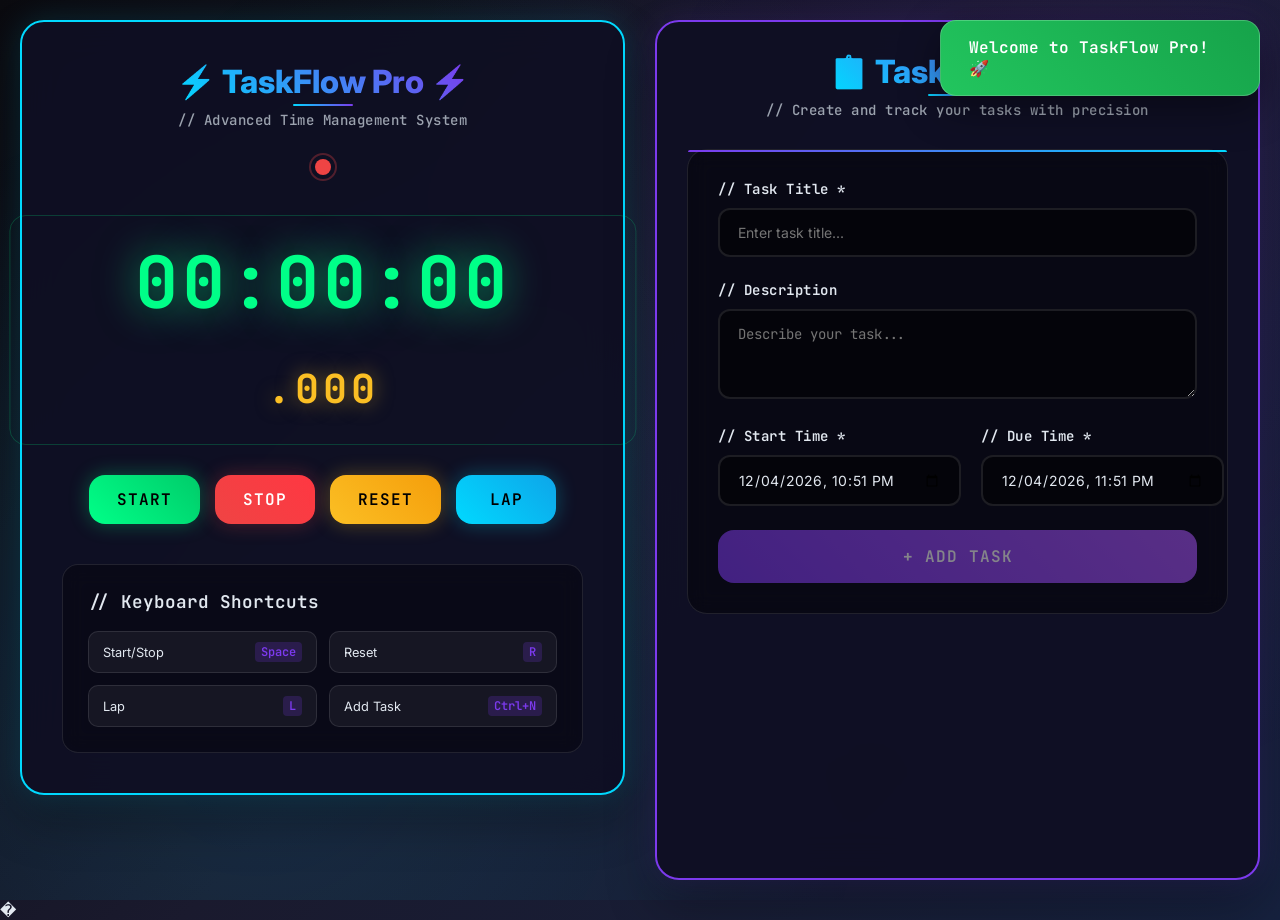
<file: TaskFlow pro.html>
<!DOCTYPE html>
<html lang="en">
<head>
    <meta charset="UTF-8">
    <meta name="viewport" content="width=device-width, initial-scale=1.0">
    <title>TaskFlow Pro - Advanced Time Management</title>
    <link href="https://fonts.googleapis.com/css2?family=JetBrains+Mono:wght@400;500;600;700&family=Inter:wght@300;400;500;600;700;800&display=swap" rel="stylesheet">
    <style>
        :root {
            --primary-bg: #0a0a0f;
            --secondary-bg: #1a1a2e;
            --accent-bg: #16213e;
            --card-bg: rgba(15, 15, 35, 0.95);
            --border-primary: #00d9ff;
            --border-secondary: #7c3aed;
            --text-primary: #e2e8f0;
            --text-secondary: #9ca3af;
            --text-accent: #00ff88;
            --warning: #fbbf24;
            --error: #ef4444;
            --success: #22c55e;
            --info: #3b82f6;
            --shadow-glow: 0 0 30px rgba(0, 217, 255, 0.15);
            --shadow-purple: 0 0 30px rgba(124, 58, 237, 0.15);
            --transition: all 0.3s cubic-bezier(0.4, 0, 0.2, 1);
        }

        * {
            margin: 0;
            padding: 0;
            box-sizing: border-box;
        }

        body {
            font-family: 'Inter', 'Segoe UI', Tahoma, Geneva, Verdana, sans-serif;
            background: linear-gradient(135deg, var(--primary-bg) 0%, var(--secondary-bg) 50%, var(--accent-bg) 100%);
            color: var(--text-primary);
            min-height: 100vh;
            overflow-x: hidden;
            position: relative;
        }

        /* Animated background particles */
        body::before {
            content: '';
            position: fixed;
            top: 0;
            left: 0;
            width: 100%;
            height: 100%;
            background-image: 
                radial-gradient(circle at 20% 80%, rgba(0, 217, 255, 0.1) 0%, transparent 50%),
                radial-gradient(circle at 80% 20%, rgba(124, 58, 237, 0.1) 0%, transparent 50%),
                radial-gradient(circle at 40% 40%, rgba(0, 255, 136, 0.05) 0%, transparent 50%);
            animation: backgroundShift 20s ease-in-out infinite;
            pointer-events: none;
            z-index: -1;
        }

        @keyframes backgroundShift {
            0%, 100% { transform: translateX(0) translateY(0); }
            25% { transform: translateX(-20px) translateY(-10px); }
            50% { transform: translateX(20px) translateY(10px); }
            75% { transform: translateX(-10px) translateY(20px); }
        }

        .container {
            display: grid;
            grid-template-columns: 1fr 1fr;
            gap: 30px;
            padding: 20px;
            max-width: 1600px;
            margin: 0 auto;
            min-height: 100vh;
        }

        .main-stopwatch {
            background: var(--card-bg);
            border: 2px solid var(--border-primary);
            border-radius: 24px;
            padding: 40px;
            backdrop-filter: blur(20px);
            box-shadow: var(--shadow-glow), 0 25px 50px rgba(0, 0, 0, 0.3);
            height: fit-content;
            position: sticky;
            top: 20px;
            transition: var(--transition);
        }

        .main-stopwatch:hover {
            transform: translateY(-2px);
            box-shadow: var(--shadow-glow), 0 35px 70px rgba(0, 0, 0, 0.4);
        }

        .task-management {
            background: var(--card-bg);
            border: 2px solid var(--border-secondary);
            border-radius: 24px;
            padding: 30px;
            backdrop-filter: blur(20px);
            box-shadow: var(--shadow-purple), 0 25px 50px rgba(0, 0, 0, 0.3);
            max-height: 100vh;
            overflow-y: auto;
            transition: var(--transition);
        }

        .task-management:hover {
            transform: translateY(-2px);
            box-shadow: var(--shadow-purple), 0 35px 70px rgba(0, 0, 0, 0.4);
        }

        .header {
            text-align: center;
            margin-bottom: 30px;
            position: relative;
        }

        .logo {
            font-size: 32px;
            font-weight: 800;
            background: linear-gradient(45deg, var(--border-primary), var(--border-secondary));
            -webkit-background-clip: text;
            -webkit-text-fill-color: transparent;
            margin-bottom: 10px;
            position: relative;
            display: inline-block;
        }

        .logo::after {
            content: '';
            position: absolute;
            bottom: -5px;
            left: 50%;
            transform: translateX(-50%);
            width: 60px;
            height: 2px;
            background: linear-gradient(45deg, var(--border-primary), var(--border-secondary));
            border-radius: 1px;
        }

        .subtitle {
            font-size: 14px;
            color: var(--text-secondary);
            font-weight: 500;
            font-family: 'JetBrains Mono', monospace;
            letter-spacing: 0.5px;
        }

        .main-timer {
            text-align: center;
            margin: 40px 0;
            position: relative;
        }

        .time-display {
            font-size: 4.5rem;
            font-weight: 700;
            margin: 20px 0;
            color: var(--text-accent);
            text-shadow: 0 0 40px rgba(0, 255, 136, 0.6);
            font-family: 'JetBrains Mono', monospace;
            letter-spacing: 4px;
            position: relative;
            display: inline-block;
        }

        .time-display::before {
            content: '';
            position: absolute;
            top: 50%;
            left: 50%;
            transform: translate(-50%, -50%);
            width: 120%;
            height: 120%;
            border: 1px solid rgba(0, 255, 136, 0.2);
            border-radius: 16px;
            animation: borderPulse 3s ease-in-out infinite;
        }

        @keyframes borderPulse {
            0%, 100% { opacity: 0.2; transform: translate(-50%, -50%) scale(1); }
            50% { opacity: 0.4; transform: translate(-50%, -50%) scale(1.05); }
        }

        .milliseconds {
            font-size: 2.5rem;
            color: var(--warning);
            text-shadow: 0 0 20px rgba(251, 191, 36, 0.5);
        }

        .controls {
            display: flex;
            justify-content: center;
            gap: 15px;
            margin: 30px 0;
            flex-wrap: wrap;
        }

        .btn {
            padding: 14px 28px;
            border: none;
            border-radius: 16px;
            font-size: 1rem;
            font-weight: 600;
            cursor: pointer;
            transition: var(--transition);
            text-transform: uppercase;
            font-family: 'JetBrains Mono', monospace;
            min-width: 100px;
            position: relative;
            overflow: hidden;
            letter-spacing: 1px;
        }

        .btn::before {
            content: '';
            position: absolute;
            top: 0;
            left: -100%;
            width: 100%;
            height: 100%;
            background: linear-gradient(90deg, transparent, rgba(255, 255, 255, 0.3), transparent);
            transition: left 0.6s;
        }

        .btn:hover::before {
            left: 100%;
        }

        .btn::after {
            content: '';
            position: absolute;
            top: 50%;
            left: 50%;
            transform: translate(-50%, -50%);
            width: 0;
            height: 0;
            background: rgba(255, 255, 255, 0.1);
            border-radius: 50%;
            transition: width 0.3s, height 0.3s;
        }

        .btn:active::after {
            width: 300px;
            height: 300px;
        }

        .btn-start {
            background: linear-gradient(45deg, var(--text-accent), #00cc6a);
            color: #000;
            box-shadow: 0 0 20px rgba(0, 255, 136, 0.3);
        }

        .btn-stop {
            background: linear-gradient(45deg, var(--error), #ff3742);
            color: #fff;
            box-shadow: 0 0 20px rgba(239, 68, 68, 0.3);
        }

        .btn-reset {
            background: linear-gradient(45deg, var(--warning), #f59e0b);
            color: #000;
            box-shadow: 0 0 20px rgba(251, 191, 36, 0.3);
        }

        .btn-lap {
            background: linear-gradient(45deg, var(--border-primary), #0ea5e9);
            color: #000;
            box-shadow: 0 0 20px rgba(0, 217, 255, 0.3);
        }

        .btn:hover {
            transform: translateY(-3px);
            box-shadow: 0 12px 30px rgba(0, 0, 0, 0.4);
        }

        .btn:disabled {
            opacity: 0.5;
            cursor: not-allowed;
            transform: none;
        }

        .status-indicator {
            width: 16px;
            height: 16px;
            border-radius: 50%;
            background: var(--error);
            margin: 0 auto 20px;
            transition: var(--transition);
            position: relative;
        }

        .status-indicator::before {
            content: '';
            position: absolute;
            top: 50%;
            left: 50%;
            transform: translate(-50%, -50%);
            width: 24px;
            height: 24px;
            border: 2px solid var(--error);
            border-radius: 50%;
            opacity: 0.3;
        }

        .status-indicator.running {
            background: var(--text-accent);
            animation: statusPulse 2s ease-in-out infinite;
        }

        .status-indicator.running::before {
            border-color: var(--text-accent);
            animation: statusRing 2s ease-in-out infinite;
        }

        @keyframes statusPulse {
            0%, 100% { transform: scale(1); opacity: 1; }
            50% { transform: scale(1.2); opacity: 0.8; }
        }

        @keyframes statusRing {
            0% { transform: translate(-50%, -50%) scale(1); opacity: 0.3; }
            50% { transform: translate(-50%, -50%) scale(1.5); opacity: 0.1; }
            100% { transform: translate(-50%, -50%) scale(2); opacity: 0; }
        }

        .laps-section {
            margin-top: 30px;
            background: rgba(0, 0, 0, 0.4);
            border: 1px solid rgba(255, 255, 255, 0.1);
            border-radius: 20px;
            padding: 25px;
            max-height: 350px;
            overflow-y: auto;
            backdrop-filter: blur(10px);
        }

        .laps-title {
            font-size: 1.2rem;
            font-weight: 600;
            margin-bottom: 20px;
            color: var(--text-primary);
            text-align: center;
            font-family: 'JetBrains Mono', monospace;
            position: relative;
        }

        .laps-title::after {
            content: '';
            position: absolute;
            bottom: -8px;
            left: 50%;
            transform: translateX(-50%);
            width: 40px;
            height: 2px;
            background: var(--border-primary);
            border-radius: 1px;
        }

        .lap-item {
            display: flex;
            justify-content: space-between;
            align-items: center;
            padding: 12px 16px;
            margin-bottom: 10px;
            background: rgba(255, 255, 255, 0.05);
            border: 1px solid rgba(255, 255, 255, 0.1);
            border-radius: 12px;
            font-family: 'JetBrains Mono', monospace;
            transition: var(--transition);
            position: relative;
            overflow: hidden;
        }

        .lap-item::before {
            content: '';
            position: absolute;
            left: 0;
            top: 0;
            width: 3px;
            height: 100%;
            background: linear-gradient(45deg, var(--border-primary), var(--text-accent));
        }

        .lap-item:hover {
            background: rgba(255, 255, 255, 0.1);
            transform: translateX(5px);
        }

        .lap-number {
            color: var(--border-secondary);
            font-weight: 600;
            font-size: 0.9rem;
        }

        .lap-time {
            color: var(--text-accent);
            font-weight: 500;
        }

        .task-form {
            background: rgba(0, 0, 0, 0.4);
            border: 1px solid rgba(255, 255, 255, 0.1);
            border-radius: 20px;
            padding: 30px;
            margin-bottom: 30px;
            backdrop-filter: blur(10px);
            position: relative;
        }

        .task-form::before {
            content: '';
            position: absolute;
            top: 0;
            left: 0;
            right: 0;
            height: 2px;
            background: linear-gradient(90deg, var(--border-secondary), var(--border-primary));
            border-radius: 20px 20px 0 0;
        }

        .form-group {
            margin-bottom: 24px;
        }

        .form-label {
            display: block;
            margin-bottom: 10px;
            font-weight: 600;
            color: var(--text-primary);
            font-size: 14px;
            font-family: 'JetBrains Mono', monospace;
            letter-spacing: 0.5px;
        }

        .form-input {
            width: 100%;
            padding: 14px 18px;
            border: 2px solid rgba(255, 255, 255, 0.1);
            border-radius: 12px;
            background: rgba(0, 0, 0, 0.5);
            color: var(--text-primary);
            font-size: 14px;
            transition: var(--transition);
            font-family: inherit;
        }

        .form-input:focus {
            outline: none;
            border-color: var(--border-secondary);
            box-shadow: 0 0 0 4px rgba(124, 58, 237, 0.1);
            background: rgba(0, 0, 0, 0.7);
        }

        .form-textarea {
            resize: vertical;
            min-height: 90px;
            font-family: 'JetBrains Mono', monospace;
        }

        .time-inputs {
            display: grid;
            grid-template-columns: 1fr 1fr;
            gap: 20px;
        }

        .btn-add-task {
            background: linear-gradient(45deg, var(--border-secondary), #a855f7);
            color: #fff;
            width: 100%;
            padding: 16px;
            border: none;
            border-radius: 16px;
            font-size: 1rem;
            font-weight: 600;
            cursor: pointer;
            transition: var(--transition);
            text-transform: uppercase;
            font-family: 'JetBrains Mono', monospace;
            letter-spacing: 1px;
            position: relative;
            overflow: hidden;
        }

        .btn-add-task::before {
            content: '';
            position: absolute;
            top: 0;
            left: -100%;
            width: 100%;
            height: 100%;
            background: linear-gradient(90deg, transparent, rgba(255, 255, 255, 0.2), transparent);
            transition: left 0.6s;
        }

        .btn-add-task:hover::before {
            left: 100%;
        }

        .btn-add-task:hover {
            transform: translateY(-2px);
            box-shadow: 0 12px 30px rgba(124, 58, 237, 0.4);
        }

        .btn-add-task:disabled {
            opacity: 0.5;
            cursor: not-allowed;
            transform: none;
        }

        .tasks-container {
            display: flex;
            flex-direction: column;
            gap: 24px;
        }

        .task-card {
            background: rgba(0, 0, 0, 0.5);
            border: 2px solid rgba(255, 255, 255, 0.1);
            border-radius: 20px;
            padding: 24px;
            transition: var(--transition);
            position: relative;
            overflow: hidden;
            backdrop-filter: blur(10px);
        }

        .task-card::before {
            content: '';
            position: absolute;
            top: 0;
            left: 0;
            width: 4px;
            height: 100%;
            background: linear-gradient(45deg, var(--border-secondary), #a855f7);
            transition: var(--transition);
        }

        .task-card:hover {
            transform: translateY(-2px);
            border-color: rgba(255, 255, 255, 0.2);
            box-shadow: 0 12px 30px rgba(0, 0, 0, 0.3);
        }

        .task-card.urgent::before {
            background: linear-gradient(45deg, var(--error), #dc2626);
        }

        .task-card.completed::before {
            background: linear-gradient(45deg, var(--success), #16a34a);
        }

        .task-header {
            display: flex;
            justify-content: space-between;
            align-items: start;
            margin-bottom: 18px;
        }

        .task-title {
            font-size: 1.3rem;
            font-weight: 700;
            color: var(--text-primary);
            margin-bottom: 8px;
            font-family: 'JetBrains Mono', monospace;
        }

        .task-description {
            color: var(--text-secondary);
            font-size: 0.95rem;
            line-height: 1.6;
        }

        .task-timer {
            background: rgba(0, 0, 0, 0.7);
            border: 1px solid rgba(255, 255, 255, 0.1);
            border-radius: 16px;
            padding: 20px;
            text-align: center;
            margin: 18px 0;
            position: relative;
        }

        .task-timer::before {
            content: '';
            position: absolute;
            top: 0;
            left: 0;
            right: 0;
            height: 2px;
            background: linear-gradient(90deg, var(--warning), var(--text-accent));
            border-radius: 16px 16px 0 0;
        }

        .task-timer-display {
            font-size: 2rem;
            font-weight: 700;
            font-family: 'JetBrains Mono', monospace;
            margin-bottom: 8px;
            letter-spacing: 2px;
        }

        .task-timer-display.countdown {
            color: var(--warning);
            text-shadow: 0 0 20px rgba(251, 191, 36, 0.5);
        }

        .task-timer-display.expired {
            color: var(--error);
            animation: timerBlink 1.5s infinite;
            text-shadow: 0 0 20px rgba(239, 68, 68, 0.7);
        }

        .task-timer-display.completed {
            color: var(--success);
            text-shadow: 0 0 20px rgba(34, 197, 94, 0.5);
        }

        .task-timer-display.running {
            color: var(--text-accent);
            text-shadow: 0 0 20px rgba(0, 255, 136, 0.5);
        }

        @keyframes timerBlink {
            0%, 50% { opacity: 1; }
            51%, 100% { opacity: 0.4; }
        }

        .task-controls {
            display: flex;
            gap: 12px;
            justify-content: center;
            margin-top: 20px;
            flex-wrap: wrap;
        }

        .task-btn {
            padding: 10px 18px;
            border: none;
            border-radius: 10px;
            font-size: 0.85rem;
            font-weight: 600;
            cursor: pointer;
            transition: var(--transition);
            text-transform: uppercase;
            font-family: 'JetBrains Mono', monospace;
            min-width: 80px;
            letter-spacing: 0.5px;
            position: relative;
            overflow: hidden;
        }

        .task-btn::before {
            content: '';
            position: absolute;
            top: 0;
            left: -100%;
            width: 100%;
            height: 100%;
            background: linear-gradient(90deg, transparent, rgba(255, 255, 255, 0.2), transparent);
            transition: left 0.4s;
        }

        .task-btn:hover::before {
            left: 100%;
        }

        .task-btn-start { /* This class will be reused for resume */
            background: linear-gradient(45deg, var(--success), #16a34a);
            color: #fff;
        }

        .task-btn-pause {
            background: linear-gradient(45deg, var(--warning), #f59e0b);
            color: #000;
        }

        .task-btn-complete {
            background: linear-gradient(45deg, var(--border-primary), #0ea5e9);
            color: #000;
        }

        .task-btn-delete {
            background: linear-gradient(45deg, var(--error), #dc2626);
            color: #fff;
        }

        .task-btn:hover {
            transform: translateY(-2px);
            box-shadow: 0 6px 16px rgba(0, 0, 0, 0.3);
        }

        .task-btn:disabled {
            opacity: 0.5;
            cursor: not-allowed;
            transform: none;
        }

        .task-progress {
            width: 100%;
            height: 6px;
            background: rgba(255, 255, 255, 0.1);
            border-radius: 3px;
            overflow: hidden;
            margin-top: 18px;
            position: relative;
        }

        .task-progress::before {
            content: '';
            position: absolute;
            top: 0;
            left: 0;
            right: 0;
            bottom: 0;
            background: linear-gradient(90deg, transparent, rgba(255, 255, 255, 0.1), transparent);
            animation: progressShimmer 2s infinite;
        }

        @keyframes progressShimmer {
            0% { transform: translateX(-100%); }
            100% { transform: translateX(100%); }
        }

        .task-progress-bar {
            height: 100%;
            background: linear-gradient(45deg, var(--border-secondary), #a855f7);
            transition: width 0.6s ease;
            position: relative;
        }

        .task-progress-bar.urgent {
            background: linear-gradient(45deg, var(--error), #dc2626);
        }

        .task-progress-bar.completed {
            background: linear-gradient(45deg, var(--success), #16a34a);
        }

        .task-meta {
            display: flex;
            justify-content: space-between;
            align-items: center;
            margin-top: 18px;
            padding-top: 18px;
            border-top: 1px solid rgba(255, 255, 255, 0.1);
            font-size: 0.85rem;
            color: var(--text-secondary);
            font-family: 'JetBrains Mono', monospace;
        }

        .task-status {
            font-weight: 600;
            padding: 6px 12px;
            border-radius: 8px;
            font-size: 0.75rem;
            letter-spacing: 0.5px;
            border: 1px solid;
        }

        .task-status.running {
            background: rgba(34, 197, 94, 0.2);
            color: var(--success);
            border-color: var(--success);
        }

        .task-status.paused {
            background: rgba(251, 191, 36, 0.2);
            color: var(--warning);
            border-color: var(--warning);
        }

        .task-status.completed {
            background: rgba(0, 217, 255, 0.2);
            color: var(--border-primary);
            border-color: var(--border-primary);
        }

        .task-status.expired {
            background: rgba(239, 68, 68, 0.2);
            color: var(--error);
            border-color: var(--error);
        }

        .task-status.pending {
            background: rgba(156, 163, 175, 0.2);
            color: var(--text-secondary);
            border-color: var(--text-secondary);
        }

        .shortcuts {
            margin-top: 30px;
            padding: 25px;
            background: rgba(0, 0, 0, 0.3);
            border-radius: 16px;
            border: 1px solid rgba(255, 255, 255, 0.1);
            backdrop-filter: blur(10px);
        }

        .shortcuts-title {
            font-size: 1.1rem;
            font-weight: 600;
            margin-bottom: 18px;
            color: var(--text-primary);
            font-family: 'JetBrains Mono', monospace;
        }

        .shortcuts-grid {
            display: grid;
            grid-template-columns: repeat(auto-fit, minmax(160px, 1fr));
            gap: 12px;
        }

        .shortcut {
            background: rgba(255, 255, 255, 0.05);
            padding: 10px 14px;
            border-radius: 10px;
            font-size: 0.8rem;
            display: flex;
            justify-content: space-between;
            align-items: center;
            transition: var(--transition);
            border: 1px solid rgba(255, 255, 255, 0.1);
        }

        .shortcut:hover {
            background: rgba(255, 255, 255, 0.1);
            transform: translateY(-1px);
        }

        .shortcut-key {
            font-weight: 600;
            color: var(--border-secondary);
            background: rgba(124, 58, 237, 0.2);
            padding: 2px 6px;
            border-radius: 4px;
            font-family: 'JetBrains Mono', monospace;
            font-size: 0.75rem;
        }

        .notification {
            position: fixed;
            top: 20px;
            right: 20px;
            background: linear-gradient(45deg, var(--error), #dc2626);
            color: white;
            padding: 16px 28px;
            border-radius: 16px;
            box-shadow: 0 12px 40px rgba(0, 0, 0, 0.4);
            z-index: 1000;
            font-weight: 600;
            animation: slideInRight 0.4s cubic-bezier(0.4, 0, 0.2, 1);
            max-width: 320px;
            border: 1px solid rgba(255, 255, 255, 0.2);
            backdrop-filter: blur(10px);
            font-family: 'JetBrains Mono', monospace;
        }

        @keyframes slideInRight {
            from {
                transform: translateX(100%);
                opacity: 0;
            }
            to {
                transform: translateX(0);
                opacity: 1;
            }
        }

        @keyframes slideOutRight {
            from {
                transform: translateX(0);
                opacity: 1;
            }
            to {
                transform: translateX(100%);
                opacity: 0;
            }
        }

        /* Enhanced scrollbar styling */
        .task-management::-webkit-scrollbar,
        .laps-section::-webkit-scrollbar {
            width: 10px;
        }

        .task-management::-webkit-scrollbar-track,
        .laps-section::-webkit-scrollbar-track {
            background: rgba(0, 0, 0, 0.3);
            border-radius: 10px;
        }

        .task-management::-webkit-scrollbar-thumb,
        .laps-section::-webkit-scrollbar-thumb {
            background: linear-gradient(45deg, var(--border-secondary), #a855f7);
            border-radius: 10px;
            border: 2px solid rgba(0, 0, 0, 0.3);
        }

        .task-management::-webkit-scrollbar-thumb:hover,
        .laps-section::-webkit-scrollbar-thumb:hover {
            background: linear-gradient(45deg, #a855f7, var(--border-primary));
        }

        /* Loading animation for tasks */
        .task-loading {
            opacity: 0;
            animation: taskFadeIn 0.5s ease-out forwards;
        }

        @keyframes taskFadeIn {
            from {
                opacity: 0;
                transform: translateY(20px);
            }
            to {
                opacity: 1;
                transform: translateY(0);
            }
        }

        /* Responsive design */
        @media (max-width: 1200px) {
            .container {
                grid-template-columns: 1fr;
                gap: 20px;
            }
            
            .main-stopwatch {
                position: relative;
            }
            
            .time-display {
                font-size: 3.5rem;
            }
        }

        @media (max-width: 768px) {
            .container {
                padding: 15px;
            }
            
            .time-display {
                font-size: 2.8rem;
            }
            
            .controls {
                flex-direction: column;
                align-items: center;
            }
            
            .btn {
                width: 100%;
                max-width: 220px;
            }

            .time-inputs {
                grid-template-columns: 1fr;
            }

            .task-controls {
                flex-direction: column;
            }

            .task-btn {
                width: 100%;
            }

            .shortcuts-grid {
                grid-template-columns: 1fr;
            }
        }

        @media (max-width: 480px) {
            .main-stopwatch,
            .task-management {
                padding: 20px;
            }

            .time-display {
                font-size: 2.2rem;
            }

            .milliseconds {
                font-size: 1.8rem;
            }
        }
    </style>
</head>
<body>
    <div class="container">
        <!-- Main Stopwatch Section -->
        <div class="main-stopwatch">
            <div class="header">
                <div class="logo">⚡ TaskFlow Pro ⚡</div>
                <div class="subtitle">// Advanced Time Management System</div>
            </div>
            
            <div class="status-indicator" id="statusIndicator"></div>
            
            <div class="main-timer">
                <div class="time-display">
                    <span id="timeDisplay">00:00:00</span>
                    <span class="milliseconds" id="millisecondsDisplay">.000</span>
                </div>
                
                <div class="controls">
                    <button class="btn btn-start" id="startBtn">Start</button>
                    <button class="btn btn-stop" id="stopBtn">Stop</button>
                    <button class="btn btn-reset" id="resetBtn">Reset</button>
                    <button class="btn btn-lap" id="lapBtn">Lap</button>
                </div>
            </div>

            <!-- Laps Section -->
            <div class="laps-section" id="lapsSection" style="display: none;">
                <div class="laps-title">// Lap Times</div>
                <div id="lapsList"></div>
            </div>
            
            <div class="shortcuts">
                <div class="shortcuts-title">// Keyboard Shortcuts</div>
                <div class="shortcuts-grid">
                    <div class="shortcut">
                        <span>Start/Stop</span>
                        <span class="shortcut-key">Space</span>
                    </div>
                    <div class="shortcut">
                        <span>Reset</span>
                        <span class="shortcut-key">R</span>
                    </div>
                    <div class="shortcut">
                        <span>Lap</span>
                        <span class="shortcut-key">L</span>
                    </div>
                    <div class="shortcut">
                        <span>Add Task</span>
                        <span class="shortcut-key">Ctrl+N</span>
                    </div>
                </div>
            </div>
        </div>
        
        <!-- Task Management Section -->
        <div class="task-management">
            <div class="header">
                <div class="logo">📋 Task Manager</div>
                <div class="subtitle">// Create and track your tasks with precision</div>
            </div>
            
            <!-- Task Creation Form -->
            <div class="task-form">
                <div class="form-group">
                    <label class="form-label">// Task Title *</label>
                    <input type="text" class="form-input" id="taskTitle" placeholder="Enter task title..." required>
                </div>
                
                <div class="form-group">
                    <label class="form-label">// Description</label>
                    <textarea class="form-input form-textarea" id="taskDescription" placeholder="Describe your task..."></textarea>
                </div>
                
                <div class="time-inputs">
                    <div class="form-group">
                        <label class="form-label">// Start Time *</label>
                        <input type="datetime-local" class="form-input" id="startTime" required>
                    </div>
                    
                    <div class="form-group">
                        <label class="form-label">// Due Time *</label>
                        <input type="datetime-local" class="form-input" id="dueTime" required>
                    </div>
                </div>
                
                <button class="btn-add-task" id="addTaskBtn">+ Add Task</button>
            </div>
            
            <!-- Tasks Container -->
            <div class="tasks-container" id="tasksContainer">
                <!-- Tasks will be dynamically added here -->
            </div>
        </div>
    </div>

    <script>
        class TaskFlowApp {
            constructor() {
                this.mainStopwatch = {
                    startTime: 0,
                    elapsedTime: 0,
                    timerInterval: null,
                    isRunning: false,
                    laps: []
                };
                
                this.tasks = [];
                this.taskIdCounter = 0;
                
                this.initializeElements();
                this.bindEvents();
                this.updateMainDisplay();
                this.setDefaultTimes();
                this.loadFromStorage();
                this.startGlobalTimer();
                
                // Add welcome message
                setTimeout(() => {
                    this.showNotification('Welcome to TaskFlow Pro! 🚀', 'success');
                }, 1000);
            }
            
            initializeElements() {
                // Main stopwatch elements
                this.timeDisplay = document.getElementById('timeDisplay');
                this.millisecondsDisplay = document.getElementById('millisecondsDisplay');
                this.startBtn = document.getElementById('startBtn');
                this.stopBtn = document.getElementById('stopBtn');
                this.resetBtn = document.getElementById('resetBtn');
                this.lapBtn = document.getElementById('lapBtn');
                this.statusIndicator = document.getElementById('statusIndicator');
                this.lapsSection = document.getElementById('lapsSection');
                this.lapsList = document.getElementById('lapsList');
                
                // Task form elements
                this.taskTitle = document.getElementById('taskTitle');
                this.taskDescription = document.getElementById('taskDescription');
                this.startTime = document.getElementById('startTime');
                this.dueTime = document.getElementById('dueTime');
                this.addTaskBtn = document.getElementById('addTaskBtn');
                this.tasksContainer = document.getElementById('tasksContainer');
            }
            
            bindEvents() {
                // Main stopwatch events
                this.startBtn.addEventListener('click', () => this.startMainStopwatch());
                this.stopBtn.addEventListener('click', () => this.stopMainStopwatch());
                this.resetBtn.addEventListener('click', () => this.resetMainStopwatch());
                this.lapBtn.addEventListener('click', () => this.lapMainStopwatch());
                
                // Task management events
                this.addTaskBtn.addEventListener('click', () => this.addTask());
                
                // Form validation
                this.taskTitle.addEventListener('input', () => this.validateForm());
                this.startTime.addEventListener('change', () => this.validateForm());
                this.dueTime.addEventListener('change', () => this.validateForm());
                
                // Keyboard shortcuts
                document.addEventListener('keydown', (e) => {
                    if (e.target.tagName === 'INPUT' || e.target.tagName === 'TEXTAREA') return;
                    
                    switch(e.code) {
                        case 'Space':
                            e.preventDefault();
                            this.mainStopwatch.isRunning ? this.stopMainStopwatch() : this.startMainStopwatch();
                            break;
                        case 'KeyR':
                            e.preventDefault();
                            this.resetMainStopwatch();
                            break;
                        case 'KeyL':
                            e.preventDefault();
                            if (this.mainStopwatch.isRunning) this.lapMainStopwatch();
                            break;
                        case 'KeyN':
                            if (e.ctrlKey) {
                                e.preventDefault();
                                this.taskTitle.focus();
                            }
                            break;
                    }
                });

                // Auto-save on page unload
                window.addEventListener('beforeunload', () => {
                    this.saveToStorage();
                });

                // Add form enter key handling
                this.taskTitle.addEventListener('keydown', (e) => {
                    if (e.key === 'Enter' && !this.addTaskBtn.disabled) {
                        this.addTask();
                    }
                });
            }
            
            validateForm() {
                const title = this.taskTitle.value.trim();
                const startTime = this.startTime.value;
                const dueTime = this.dueTime.value;
                
                let isValid = title && startTime && dueTime;
                
                if (startTime && dueTime) {
                    const start = new Date(startTime);
                    const due = new Date(dueTime);
                    if (start >= due) {
                        isValid = false;
                    }
                }
                
                this.addTaskBtn.disabled = !isValid;
                
                // Visual feedback
                if (title) {
                    this.taskTitle.style.borderColor = 'rgba(34, 197, 94, 0.5)';
                } else {
                    this.taskTitle.style.borderColor = 'rgba(255, 255, 255, 0.1)';
                }
            }
            
            setDefaultTimes() {
                const now = new Date();
                const startTime = new Date(now.getTime() + 5 * 60000); // 5 minutes from now
                const dueTime = new Date(now.getTime() + 65 * 60000); // 65 minutes from now
                
                this.startTime.value = this.formatDateTimeLocal(startTime);
                this.dueTime.value = this.formatDateTimeLocal(dueTime);
                this.validateForm();
            }
            
            formatDateTimeLocal(date) {
                const year = date.getFullYear();
                const month = String(date.getMonth() + 1).padStart(2, '0');
                const day = String(date.getDate()).padStart(2, '0');
                const hours = String(date.getHours()).padStart(2, '0');
                const minutes = String(date.getMinutes()).padStart(2, '0');
                return `${year}-${month}-${day}T${hours}:${minutes}`;
            }
            
            // Storage Methods
            saveToStorage() {
                const data = {
                    tasks: this.tasks.map(task => ({
                        ...task,
                        startTime: task.startTime.toISOString(),
                        dueTime: task.dueTime.toISOString(),
                        originalDueTime: task.originalDueTime.toISOString(), // Save originalDueTime
                        createdAt: task.createdAt.toISOString(),
                        completedAt: task.completedAt ? task.completedAt.toISOString() : null
                    })),
                    taskIdCounter: this.taskIdCounter,
                    mainStopwatch: {
                        ...this.mainStopwatch,
                        timerInterval: null // Don't save interval
                    }
                };
                localStorage.setItem('taskflow_data', JSON.stringify(data));
            }
            
            loadFromStorage() {
                const data = localStorage.getItem('taskflow_data');
                if (data) {
                    try {
                        const parsed = JSON.parse(data);
                        
                        // Load tasks
                        this.tasks = parsed.tasks.map(task => ({
                            ...task,
                            startTime: new Date(task.startTime),
                            dueTime: new Date(task.dueTime),
                            originalDueTime: new Date(task.originalDueTime || task.dueTime), // Load originalDueTime, default to dueTime if not present
                            createdAt: new Date(task.createdAt),
                            completedAt: task.completedAt ? new Date(task.completedAt) : null,
                            timerInterval: null,
                            taskStartTime: null,
                            pausedTimeRemaining: task.pausedTimeRemaining !== undefined ? task.pausedTimeRemaining : null // Load pausedTimeRemaining
                        }));
                        
                        this.taskIdCounter = parsed.taskIdCounter || 0;
                        
                        // Load main stopwatch state
                        if (parsed.mainStopwatch) {
                            this.mainStopwatch.elapsedTime = parsed.mainStopwatch.elapsedTime || 0;
                            this.mainStopwatch.laps = parsed.mainStopwatch.laps || [];
                        }
                        
                        this.renderTasks();
                        this.updateLapsDisplay();
                        
                    } catch (error) {
                        console.error('Error loading from storage:', error);
                    }
                }
            }
            
            // Main Stopwatch Methods
            startMainStopwatch() {
                if (!this.mainStopwatch.isRunning) {
                    this.mainStopwatch.startTime = Date.now() - this.mainStopwatch.elapsedTime;
                    this.mainStopwatch.timerInterval = setInterval(() => this.updateMainDisplay(), 10);
                    this.mainStopwatch.isRunning = true;
                    this.startBtn.textContent = 'Running';
                    this.startBtn.disabled = true;
                    this.statusIndicator.classList.add('running');
                    this.lapBtn.disabled = false;
                    this.showNotification('Stopwatch started! ⏱️', 'success');
                }
            }
            
            stopMainStopwatch() {
                if (this.mainStopwatch.isRunning) {
                    clearInterval(this.mainStopwatch.timerInterval);
                    this.mainStopwatch.isRunning = false;
                    this.startBtn.textContent = 'Start';
                    this.startBtn.disabled = false;
                    this.statusIndicator.classList.remove('running');
                    this.lapBtn.disabled = true;
                    this.saveToStorage();
                    this.showNotification('Stopwatch stopped! ⏹️', 'info');
                }
            }
            
            resetMainStopwatch() {
                this.stopMainStopwatch();
                this.mainStopwatch.elapsedTime = 0;
                this.mainStopwatch.laps = [];
                this.updateMainDisplay();
                this.updateLapsDisplay();
                this.saveToStorage();
                this.showNotification('Stopwatch reset! 🔄', 'info');
            }
            
            lapMainStopwatch() {
                if (this.mainStopwatch.isRunning) {
                    const lapTime = this.mainStopwatch.elapsedTime;
                    this.mainStopwatch.laps.push({
                        number: this.mainStopwatch.laps.length + 1,
                        time: lapTime,
                        timestamp: Date.now()
                    });
                    this.updateLapsDisplay();
                    this.saveToStorage();
                    this.showNotification(`Lap ${this.mainStopwatch.laps.length} recorded! �`, 'success');
                }
            }
            
            updateMainDisplay() {
                this.mainStopwatch.elapsedTime = this.mainStopwatch.isRunning ? 
                    Date.now() - this.mainStopwatch.startTime : 
                    this.mainStopwatch.elapsedTime;
                
                const formatted = this.formatTime(this.mainStopwatch.elapsedTime);
                this.timeDisplay.textContent = formatted.time;
                this.millisecondsDisplay.textContent = formatted.milliseconds;
            }
            
            updateLapsDisplay() {
                if (this.mainStopwatch.laps.length > 0) {
                    this.lapsSection.style.display = 'block';
                    this.lapsList.innerHTML = '';
                    
                    // Show laps in reverse order (newest first)
                    const reversedLaps = [...this.mainStopwatch.laps].reverse();
                    
                    reversedLaps.forEach((lap, index) => {
                        const lapElement = document.createElement('div');
                        lapElement.className = 'lap-item';
                        lapElement.style.animationDelay = `${index * 0.1}s`;
                        
                        const formatted = this.formatTime(lap.time);
                        lapElement.innerHTML = `
                            <span class="lap-number">Lap ${lap.number}</span>
                            <span class="lap-time">${formatted.time}${formatted.milliseconds}</span>
                        `;
                        
                        this.lapsList.appendChild(lapElement);
                    });
                } else {
                    this.lapsSection.style.display = 'none';
                }
            }
            
            // Task Management Methods
            addTask() {
                const title = this.taskTitle.value.trim();
                const description = this.taskDescription.value.trim();
                const startTime = new Date(this.startTime.value);
                const dueTime = new Date(this.dueTime.value);
                
                if (!title || !this.startTime.value || !this.dueTime.value) {
                    this.showNotification('Please fill in all required fields! ⚠️', 'error');
                    return;
                }
                
                if (startTime >= dueTime) {
                    this.showNotification('Due time must be after start time! ⚠️', 'error');
                    return;
                }
                
                const task = {
                    id: ++this.taskIdCounter,
                    title,
                    description,
                    startTime,
                    dueTime,
                    originalDueTime: dueTime, // Store original due time for progress bar base
                    createdAt: new Date(),
                    status: 'pending', // pending, running, paused, completed, expired
                    elapsedTime: 0, // For tracking active work time
                    taskStartTime: null, // For tracking current session active work time
                    completedAt: null,
                    pausedTimeRemaining: null // To store remaining time when paused
                };
                
                this.tasks.push(task);
                this.renderTasks();
                this.clearForm();
                this.saveToStorage();
                this.showNotification(`Task "${title}" added successfully! ✅`, 'success');
            }
            
            clearForm() {
                this.taskTitle.value = '';
                this.taskDescription.value = '';
                this.taskTitle.style.borderColor = 'rgba(255, 255, 255, 0.1)';
                this.setDefaultTimes();
            }
            
            renderTasks() {
                this.tasksContainer.innerHTML = '';
                
                // Sort tasks by status and due time
                const sortedTasks = [...this.tasks].sort((a, b) => {
                    const statusOrder = { running: 0, pending: 1, paused: 2, expired: 3, completed: 4 };
                    if (statusOrder[a.status] !== statusOrder[b.status]) {
                        return statusOrder[a.status] - statusOrder[b.status];
                    }
                    return a.dueTime - b.dueTime;
                });
                
                sortedTasks.forEach((task, index) => {
                    const taskElement = this.createTaskElement(task);
                    taskElement.classList.add('task-loading');
                    taskElement.style.animationDelay = `${index * 0.1}s`;
                    this.tasksContainer.appendChild(taskElement);
                });
            }
            
            createTaskElement(task) {
                const taskCard = document.createElement('div');
                const now = new Date();
                const timeRemaining = task.dueTime - now; // This is the live remaining time for initial render
                const totalTime = task.originalDueTime - task.startTime; // Use original for total duration
                const progress = Math.max(0, Math.min(100, ((totalTime - timeRemaining) / totalTime) * 100));
                
                // Determine task class
                let taskClass = 'task-card';
                if (task.status === 'expired' || timeRemaining <= 0) {
                    taskClass += ' urgent';
                }
                if (task.status === 'completed') {
                    taskClass += ' completed';
                }
                
                taskCard.className = taskClass;
                
                // Format elapsed time for running tasks
                let elapsedDisplay = '';
                if (task.status === 'running' && task.taskStartTime) {
                    const currentElapsed = Date.now() - task.taskStartTime;
                    const formatted = this.formatTime(task.elapsedTime + currentElapsed); // total elapsed
                    elapsedDisplay = `<div style="font-size: 0.85rem; color: var(--text-accent); margin-top: 8px; font-family: 'JetBrains Mono', monospace;">
                        // Elapsed: ${formatted.time}${formatted.milliseconds}
                    </div>`;
                }
                
                taskCard.innerHTML = `
                    <div class="task-header">
                        <div>
                            <div class="task-title">${task.title}</div>
                            <div class="task-description">${task.description}</div>
                        </div>
                    </div>
                    
                    <div class="task-timer">
                        <div class="task-timer-display ${this.getTimerDisplayClass(task, timeRemaining)}" id="timer-${task.id}">
                            ${this.getTimerDisplayText(task, timeRemaining)}
                        </div>
                        <div style="font-size: 0.85rem; color: var(--text-secondary); font-family: 'JetBrains Mono', monospace;">
                            // ${this.getTimerLabel(task, timeRemaining)}
                        </div>
                        ${elapsedDisplay}
                    </div>
                    
                    <div class="task-controls">
                        <!-- Removed Start button as countdown starts automatically -->
                        <button class="task-btn task-btn-pause" onclick="taskFlow.togglePauseResumeTask(${task.id})"
                                ${task.status === 'completed' || task.status === 'expired' ? 'disabled' : ''}>
                            ${task.status === 'paused' ? 'Resume' : 'Pause'}
                        </button>
                        <button class="task-btn task-btn-complete" onclick="taskFlow.completeTask(${task.id})"
                                ${task.status === 'completed' ? 'disabled' : ''}>
                            Complete
                        </button>
                        <button class="task-btn task-btn-delete" onclick="taskFlow.deleteTask(${task.id})">
                            Delete
                        </button>
                    </div>
                    
                    <div class="task-progress">
                        <div class="task-progress-bar ${this.getProgressBarClass(task, timeRemaining)}" 
                             style="width: ${progress}%"></div>
                    </div>
                    
                    <div class="task-meta">
                        <span>// Created: ${task.createdAt.toLocaleString()}</span>
                        <span class="task-status ${task.status}">${task.status.toUpperCase()}</span>
                    </div>
                `;
                
                return taskCard;
            }
            
            getTimerDisplayClass(task, timeRemaining) {
                if (task.status === 'completed') return 'completed';
                if (task.status === 'running') return 'running';
                if (task.status === 'paused') return 'paused'; // Add paused class for styling
                if (timeRemaining <= 0) return 'expired';
                return 'countdown';
            }
            
            getTimerDisplayText(task, timeRemaining) {
                if (task.status === 'completed') {
                    return 'COMPLETED';
                }
                if (task.status === 'paused') {
                    // Display the time remaining captured at the moment of pause
                    return this.formatCountdown(Math.max(0, task.pausedTimeRemaining));
                }
                // For running, pending, expired, display live countdown based on current dueTime
                return this.formatCountdown(Math.max(0, task.dueTime - new Date()));
            }
            
            getTimerLabel(task, timeRemaining) {
                if (task.status === 'completed') return 'Task Completed';
                if (timeRemaining <= 0) return 'Time Expired!';
                return 'Time Remaining';
            }
            
            getProgressBarClass(task, timeRemaining) {
                if (task.status === 'completed') return 'completed';
                if (timeRemaining <= 0) return 'urgent';
                return '';
            }
            
            togglePauseResumeTask(taskId) {
                const task = this.tasks.find(t => t.id === taskId);
                if (!task || task.status === 'completed' || task.status === 'expired') return;

                if (task.status === 'running') {
                    // Pause the task
                    task.status = 'paused';
                    task.pausedTimeRemaining = task.dueTime - Date.now(); // Capture current remaining time
                    // If it was running, update its active elapsed time
                    if (task.taskStartTime) {
                        task.elapsedTime += (Date.now() - task.taskStartTime);
                        task.taskStartTime = null;
                    }
                    this.showNotification(`Task "${task.title}" paused ⏸️`, 'warning');
                } else if (task.status === 'paused' || task.status === 'pending') {
                    // Resume the task
                    task.status = 'running';
                    // Adjust dueTime: add the duration it was paused
                    if (task.pausedTimeRemaining !== null) {
                        // If resuming from a pause, the new due time is now + the remaining time captured at pause
                        task.dueTime = new Date(Date.now() + task.pausedTimeRemaining);
                        task.pausedTimeRemaining = null; // Clear it once resumed
                    } else {
                        // If starting a pending task for the first time, set taskStartTime
                        task.taskStartTime = Date.now();
                    }
                    this.showNotification(`Task "${task.title}" resumed! ▶️`, 'success');
                }
                // No full renderTasks() here, updateTaskTimers will handle DOM updates on next tick
                this.saveToStorage();
            }
            
            completeTask(taskId) {
                const task = this.tasks.find(t => t.id === taskId);
                if (!task || task.status === 'completed') return;
                
                task.status = 'completed';
                task.completedAt = new Date();
                if (task.taskStartTime) { // If it was running when completed, add current session elapsed time
                    task.elapsedTime += (Date.now() - task.taskStartTime);
                }
                task.taskStartTime = null; // Clear taskStartTime
                task.pausedTimeRemaining = null; // Clear any paused state
                
                // Force a re-render for status change and button disabling
                this.renderTasks(); 
                this.saveToStorage();
                this.showNotification(`Task "${task.title}" completed! 🎉`, 'success');
            }
            
            deleteTask(taskId) {
                const taskIndex = this.tasks.findIndex(t => t.id === taskId);
                if (taskIndex === -1) return;
                
                const task = this.tasks[taskIndex];
                this.tasks.splice(taskIndex, 1);
                this.renderTasks(); // Re-render to remove the task card
                this.saveToStorage();
                this.showNotification(`Task "${task.title}" deleted 🗑️`, 'info');
            }
            
            updateTaskTimers() {
                let shouldReRenderTasks = false; // Flag to indicate if a full re-render is needed

                this.tasks.forEach(task => {
                    const now = new Date();
                    // Calculate the actual time remaining based on the task's current dueTime
                    let currentRemainingCountdown = task.dueTime - now;

                    // Get the timer display element for this specific task
                    const timerElement = document.getElementById(`timer-${task.id}`);
                    const progressBarElement = document.querySelector(`#timer-${task.id}`).closest('.task-card')?.querySelector('.task-progress-bar');
                    const taskStatusElement = document.querySelector(`#timer-${task.id}`).closest('.task-card')?.querySelector('.task-status');
                    const pauseResumeButton = document.querySelector(`#timer-${task.id}`).closest('.task-card')?.querySelector('.task-btn-pause');
                    const completeButton = document.querySelector(`#timer-${task.id}`).closest('.task-card')?.querySelector('.task-btn-complete');
                    const elapsedDisplayElement = document.querySelector(`#timer-${task.id}`).parentElement.querySelector('[style*="Elapsed:"]');


                    if (task.status !== 'completed') {
                        if (timerElement) {
                            // Update countdown display
                            if (task.status === 'paused') {
                                // If paused, display the stored pausedTimeRemaining
                                timerElement.textContent = this.formatCountdown(Math.max(0, task.pausedTimeRemaining));
                            } else {
                                // For running, pending, expired, display live countdown
                                timerElement.textContent = this.formatCountdown(Math.max(0, currentRemainingCountdown));
                            }
                            
                            // Update timer display class based on status
                            timerElement.classList.remove('countdown', 'running', 'paused', 'expired', 'completed'); // Remove all first
                            timerElement.classList.add(this.getTimerDisplayClass(task, currentRemainingCountdown));

                            // Handle expiration
                            if (currentRemainingCountdown <= 0 && task.status !== 'expired') {
                                task.status = 'expired';
                                if (task.taskStartTime) { // If it was running when it expired
                                    task.elapsedTime += (now - task.taskStartTime);
                                    task.taskStartTime = null;
                                }
                                shouldReRenderTasks = true; // Status change requires re-render to update card class
                                this.showNotification(`Task "${task.title}" has expired! ⏰`, 'error'); // Fixed syntax error here
                            }
                        }

                        // Update elapsed time display for running tasks
                        if (elapsedDisplayElement) {
                            if (task.status === 'running' && task.taskStartTime) {
                                const currentElapsedSession = now - task.taskStartTime;
                                const totalActiveElapsed = task.elapsedTime + currentElapsedSession;
                                const formatted = this.formatTime(totalActiveElapsed);
                                elapsedDisplayElement.innerHTML = `// Elapsed: ${formatted.time}${formatted.milliseconds}`;
                                elapsedDisplayElement.style.display = 'block';
                            } else {
                                elapsedDisplayElement.style.display = 'none';
                            }
                        }

                        // Update progress bar
                        if (progressBarElement) {
                            const totalPlannedDuration = task.originalDueTime.getTime() - task.startTime.getTime();
                            let currentActiveTimeSpent = task.elapsedTime; // This holds time from previous running sessions

                            if (task.status === 'running' && task.taskStartTime) {
                                currentActiveTimeSpent += (now.getTime() - task.taskStartTime);
                            }
                            // If paused, currentActiveTimeSpent is just task.elapsedTime

                            const progressPercentage = (currentActiveTimeSpent / totalPlannedDuration) * 100;
                            
                            progressBarElement.style.width = `${Math.max(0, Math.min(0, progressPercentage))}%`;

                            // Update progress bar color
                            progressBarElement.classList.remove('urgent'); // Always remove first
                            if (currentRemainingCountdown <= 0) { // Still use actual remaining time for urgent styling
                                progressBarElement.classList.add('urgent');
                            }
                        }

                        // Update task status text and button states directly
                        if (taskStatusElement) {
                            taskStatusElement.textContent = task.status.toUpperCase();
                            taskStatusElement.className = `task-status ${task.status}`;
                        }
                        if (pauseResumeButton) {
                            pauseResumeButton.textContent = task.status === 'paused' ? 'Resume' : 'Pause';
                            pauseResumeButton.disabled = task.status === 'completed' || task.status === 'expired';
                        }
                        if (completeButton) {
                            completeButton.disabled = task.status === 'completed';
                        }
                    } else {
                        // Task is completed, ensure timer and buttons reflect this
                        if (timerElement) timerElement.textContent = 'COMPLETED';
                        if (progressBarElement) progressBarElement.style.width = '100%';
                        if (taskStatusElement) {
                            taskStatusElement.textContent = 'COMPLETED';
                            taskStatusElement.className = `task-status completed`;
                        }
                        if (pauseResumeButton) pauseResumeButton.disabled = true;
                        if (completeButton) completeButton.disabled = true;
                        if (elapsedDisplayElement) elapsedDisplayElement.style.display = 'none'; // Hide elapsed for completed
                    }
                });
                
                if (shouldReRenderTasks) {
                    this.renderTasks(); // Only re-render if a task status truly changes (e.g., to expired)
                    this.saveToStorage();
                }
            }
            
            formatTime(milliseconds) {
                const totalSeconds = Math.floor(milliseconds / 1000);
                const hours = Math.floor(totalSeconds / 3600);
                const minutes = Math.floor((totalSeconds % 3600) / 60);
                const seconds = totalSeconds % 60;
                const ms = milliseconds % 1000;
                
                return {
                    time: `${hours.toString().padStart(2, '0')}:${minutes.toString().padStart(2, '0')}:${seconds.toString().padStart(2, '0')}`,
                    milliseconds: `.${ms.toString().padStart(3, '0')}`
                };
            }
            
            formatCountdown(milliseconds) {
                if (milliseconds <= 0) {
                    return "00:00:00";
                }
                
                const totalSeconds = Math.floor(milliseconds / 1000);
                const hours = Math.floor(totalSeconds / 3600);
                const minutes = Math.floor((totalSeconds % 3600) / 60);
                const seconds = totalSeconds % 60;
                
                return `${hours.toString().padStart(2, '0')}:${minutes.toString().padStart(2, '0')}:${seconds.toString().padStart(2, '0')}`;
            }
            
            showNotification(message, type = 'info') {
                // Remove existing notifications
                const existingNotifications = document.querySelectorAll('.notification');
                existingNotifications.forEach(notification => notification.remove());
                
                // Create notification element
                const notification = document.createElement('div');
                notification.className = 'notification';
                
                // Set color based on type
                const colors = {
                    success: 'linear-gradient(45deg, var(--success), #16a34a)',
                    error: 'linear-gradient(45deg, var(--error), #dc2626)',
                    info: 'linear-gradient(45deg, var(--info), #2563eb)',
                    warning: 'linear-gradient(45deg, var(--warning), #d97706)'
                };
                
                notification.style.background = colors[type] || colors.info;
                notification.textContent = message;
                
                document.body.appendChild(notification);
                
                // Remove notification after 4 seconds
                setTimeout(() => {
                    notification.style.animation = 'slideOutRight 0.4s cubic-bezier(0.4, 0, 0.2, 1)';
                    setTimeout(() => {
                        if (notification.parentNode) {
                            notification.parentNode.removeChild(notification);
                        }
                    }, 400);
                }, 4000);
            }
            
            // Auto-update all task timers
            startGlobalTimer() {
                setInterval(() => {
                    this.updateTaskTimers();
                }, 1000);
            }
        }
        
        // Initialize the application
        let taskFlow;
        document.addEventListener('DOMContentLoaded', () => {
            taskFlow = new TaskFlowApp();
        });
        
        // Prevent accidental page refresh when tasks are running
        window.addEventListener('beforeunload', (e) => {
            const runningTasks = taskFlow.tasks.filter(task => task.status === 'running');
            if (runningTasks.length > 0 || taskFlow.mainStopwatch.isRunning) {
                e.preventDefault();
                e.returnValue = 'You have running timers. Are you sure you want to leave?';
            }
        });
    </script>
</body>
</html>
�
</file>
<file: style.css>
:root {
    --primary-bg: #0a0a0f;
    --secondary-bg: #1a1a2e;
    --accent-bg: #16213e;
    --card-bg: rgba(15, 15, 35, 0.95);
    --border-primary: #00d9ff;
    --border-secondary: #7c3aed;
    --text-primary: #e2e8f0;
    --text-secondary: #9ca3af;
    --text-accent: #00ff88;
    --warning: #fbbf24;
    --error: #ef4444;
    --success: #22c55e;
    --info: #3b82f6;
    --shadow-glow: 0 0 30px rgba(0, 217, 255, 0.15);
    --shadow-purple: 0 0 30px rgba(124, 58, 237, 0.15);
    --transition: all 0.3s cubic-bezier(0.4, 0, 0.2, 1);
}

* {
    margin: 0;
    padding: 0;
    box-sizing: border-box;
}

body {
    font-family: 'Inter', 'Segoe UI', Tahoma, Geneva, Verdana, sans-serif;
    background: linear-gradient(135deg, var(--primary-bg) 0%, var(--secondary-bg) 50%, var(--accent-bg) 100%);
    color: var(--text-primary);
    min-height: 100vh;
    overflow-x: hidden;
    position: relative;
}

/* Animated background particles */
body::before {
    content: '';
    position: fixed;
    top: 0;
    left: 0;
    width: 100%;
    height: 100%;
    background-image: 
        radial-gradient(circle at 20% 80%, rgba(0, 217, 255, 0.1) 0%, transparent 50%),
        radial-gradient(circle at 80% 20%, rgba(124, 58, 237, 0.1) 0%, transparent 50%),
        radial-gradient(circle at 40% 40%, rgba(0, 255, 136, 0.05) 0%, transparent 50%);
    animation: backgroundShift 20s ease-in-out infinite;
    pointer-events: none;
    z-index: -1;
}

@keyframes backgroundShift {
    0%, 100% { transform: translateX(0) translateY(0); }
    25% { transform: translateX(-20px) translateY(-10px); }
    50% { transform: translateX(20px) translateY(10px); }
    75% { transform: translateX(-10px) translateY(20px); }
}

.container {
    display: grid;
    grid-template-columns: 1fr 1fr;
    gap: 30px;
    padding: 20px;
    max-width: 1600px;
    margin: 0 auto;
    min-height: 100vh;
}

.main-stopwatch {
    background: var(--card-bg);
    border: 2px solid var(--border-primary);
    border-radius: 24px;
    padding: 40px;
    backdrop-filter: blur(20px);
    box-shadow: var(--shadow-glow), 0 25px 50px rgba(0, 0, 0, 0.3);
    height: fit-content;
    position: sticky;
    top: 20px;
    transition: var(--transition);
}

.main-stopwatch:hover {
    transform: translateY(-2px);
    box-shadow: var(--shadow-glow), 0 35px 70px rgba(0, 0, 0, 0.4);
}

.task-management {
    background: var(--card-bg);
    border: 2px solid var(--border-secondary);
    border-radius: 24px;
    padding: 30px;
    backdrop-filter: blur(20px);
    box-shadow: var(--shadow-purple), 0 25px 50px rgba(0, 0, 0, 0.3);
    max-height: 100vh;
    overflow-y: auto;
    transition: var(--transition);
}

.task-management:hover {
    transform: translateY(-2px);
    box-shadow: var(--shadow-purple), 0 35px 70px rgba(0, 0, 0, 0.4);
}

.header {
    text-align: center;
    margin-bottom: 30px;
    position: relative;
}

.logo {
    font-size: 32px;
    font-weight: 800;
    background: linear-gradient(45deg, var(--border-primary), var(--border-secondary));
    -webkit-background-clip: text;
    -webkit-text-fill-color: transparent;
    margin-bottom: 10px;
    position: relative;
    display: inline-block;
}

.logo::after {
    content: '';
    position: absolute;
    bottom: -5px;
    left: 50%;
    transform: translateX(-50%);
    width: 60px;
    height: 2px;
    background: linear-gradient(45deg, var(--border-primary), var(--border-secondary));
    border-radius: 1px;
}

.subtitle {
    font-size: 14px;
    color: var(--text-secondary);
    font-weight: 500;
    font-family: 'JetBrains Mono', monospace;
    letter-spacing: 0.5px;
}

.main-timer {
    text-align: center;
    margin: 40px 0;
    position: relative;
}

.time-display {
    font-size: 4.5rem;
    font-weight: 700;
    margin: 20px 0;
    color: var(--text-accent);
    text-shadow: 0 0 40px rgba(0, 255, 136, 0.6);
    font-family: 'JetBrains Mono', monospace;
    letter-spacing: 4px;
    position: relative;
    display: inline-block;
}

.time-display::before {
    content: '';
    position: absolute;
    top: 50%;
    left: 50%;
    transform: translate(-50%, -50%);
    width: 120%;
    height: 120%;
    border: 1px solid rgba(0, 255, 136, 0.2);
    border-radius: 16px;
    animation: borderPulse 3s ease-in-out infinite;
}

@keyframes borderPulse {
    0%, 100% { opacity: 0.2; transform: translate(-50%, -50%) scale(1); }
    50% { opacity: 0.4; transform: translate(-50%, -50%) scale(1.05); }
}

.milliseconds {
    font-size: 2.5rem;
    color: var(--warning);
    text-shadow: 0 0 20px rgba(251, 191, 36, 0.5);
}

.controls {
    display: flex;
    justify-content: center;
    gap: 15px;
    margin: 30px 0;
    flex-wrap: wrap;
}

.btn {
    padding: 14px 28px;
    border: none;
    border-radius: 16px;
    font-size: 1rem;
    font-weight: 600;
    cursor: pointer;
    transition: var(--transition);
    text-transform: uppercase;
    font-family: 'JetBrains Mono', monospace;
    min-width: 100px;
    position: relative;
    overflow: hidden;
    letter-spacing: 1px;
}

.btn::before {
    content: '';
    position: absolute;
    top: 0;
    left: -100%;
    width: 100%;
    height: 100%;
    background: linear-gradient(90deg, transparent, rgba(255, 255, 255, 0.3), transparent);
    transition: left 0.6s;
}

.btn:hover::before {
    left: 100%;
}

.btn::after {
    content: '';
    position: absolute;
    top: 50%;
    left: 50%;
    transform: translate(-50%, -50%);
    width: 0;
    height: 0;
    background: rgba(255, 255, 255, 0.1);
    border-radius: 50%;
    transition: width 0.3s, height 0.3s;
}

.btn:active::after {
    width: 300px;
    height: 300px;
}

.btn-start {
    background: linear-gradient(45deg, var(--text-accent), #00cc6a);
    color: #000;
    box-shadow: 0 0 20px rgba(0, 255, 136, 0.3);
}

.btn-stop {
    background: linear-gradient(45deg, var(--error), #ff3742);
    color: #fff;
    box-shadow: 0 0 20px rgba(239, 68, 68, 0.3);
}

.btn-reset {
    background: linear-gradient(45deg, var(--warning), #f59e0b);
    color: #000;
    box-shadow: 0 0 20px rgba(251, 191, 36, 0.3);
}

.btn-lap {
    background: linear-gradient(45deg, var(--border-primary), #0ea5e9);
    color: #000;
    box-shadow: 0 0 20px rgba(0, 217, 255, 0.3);
}

.btn:hover {
    transform: translateY(-3px);
    box-shadow: 0 12px 30px rgba(0, 0, 0, 0.4);
}

.btn:disabled {
    opacity: 0.5;
    cursor: not-allowed;
    transform: none;
}

.status-indicator {
    width: 16px;
    height: 16px;
    border-radius: 50%;
    background: var(--error);
    margin: 0 auto 20px;
    transition: var(--transition);
    position: relative;
}

.status-indicator::before {
    content: '';
    position: absolute;
    top: 50%;
    left: 50%;
    transform: translate(-50%, -50%);
    width: 24px;
    height: 24px;
    border: 2px solid var(--error);
    border-radius: 50%;
    opacity: 0.3;
}

.status-indicator.running {
    background: var(--text-accent);
    animation: statusPulse 2s ease-in-out infinite;
}

.status-indicator.running::before {
    border-color: var(--text-accent);
    animation: statusRing 2s ease-in-out infinite;
}

@keyframes statusPulse {
    0%, 100% { transform: scale(1); opacity: 1; }
    50% { transform: scale(1.2); opacity: 0.8; }
}

@keyframes statusRing {
    0% { transform: translate(-50%, -50%) scale(1); opacity: 0.3; }
    50% { transform: translate(-50%, -50%) scale(1.5); opacity: 0.1; }
    100% { transform: translate(-50%, -50%) scale(2); opacity: 0; }
}

.laps-section {
    margin-top: 30px;
    background: rgba(0, 0, 0, 0.4);
    border: 1px solid rgba(255, 255, 255, 0.1);
    border-radius: 20px;
    padding: 25px;
    max-height: 350px;
    overflow-y: auto;
    backdrop-filter: blur(10px);
}

.laps-title {
    font-size: 1.2rem;
    font-weight: 600;
    margin-bottom: 20px;
    color: var(--text-primary);
    text-align: center;
    font-family: 'JetBrains Mono', monospace;
    position: relative;
}

.laps-title::after {
    content: '';
    position: absolute;
    bottom: -8px;
    left: 50%;
    transform: translateX(-50%);
    width: 40px;
    height: 2px;
    background: var(--border-primary);
    border-radius: 1px;
}

.lap-item {
    display: flex;
    justify-content: space-between;
    align-items: center;
    padding: 12px 16px;
    margin-bottom: 10px;
    background: rgba(255, 255, 255, 0.05);
    border: 1px solid rgba(255, 255, 255, 0.1);
    border-radius: 12px;
    font-family: 'JetBrains Mono', monospace;
    transition: var(--transition);
    position: relative;
    overflow: hidden;
}

.lap-item::before {
    content: '';
    position: absolute;
    left: 0;
    top: 0;
    width: 3px;
    height: 100%;
    background: linear-gradient(45deg, var(--border-primary), var(--text-accent));
}

.lap-item:hover {
    background: rgba(255, 255, 255, 0.1);
    transform: translateX(5px);
}

.lap-number {
    color: var(--border-secondary);
    font-weight: 600;
    font-size: 0.9rem;
}

.lap-time {
    color: var(--text-accent);
    font-weight: 500;
}

.task-form {
    background: rgba(0, 0, 0, 0.4);
    border: 1px solid rgba(255, 255, 255, 0.1);
    border-radius: 20px;
    padding: 30px;
    margin-bottom: 30px;
    backdrop-filter: blur(10px);
    position: relative;
}

.task-form::before {
    content: '';
    position: absolute;
    top: 0;
    left: 0;
    right: 0;
    height: 2px;
    background: linear-gradient(90deg, var(--border-secondary), var(--border-primary));
    border-radius: 20px 20px 0 0;
}

.form-group {
    margin-bottom: 24px;
}

.form-label {
    display: block;
    margin-bottom: 10px;
    font-weight: 600;
    color: var(--text-primary);
    font-size: 14px;
    font-family: 'JetBrains Mono', monospace;
    letter-spacing: 0.5px;
}

.form-input {
    width: 100%;
    padding: 14px 18px;
    border: 2px solid rgba(255, 255, 255, 0.1);
    border-radius: 12px;
    background: rgba(0, 0, 0, 0.5);
    color: var(--text-primary);
    font-size: 14px;
    transition: var(--transition);
    font-family: inherit;
}

.form-input:focus {
    outline: none;
    border-color: var(--border-secondary);
    box-shadow: 0 0 0 4px rgba(124, 58, 237, 0.1);
    background: rgba(0, 0, 0, 0.7);
}

.form-textarea {
    resize: vertical;
    min-height: 90px;
    font-family: 'JetBrains Mono', monospace;
}

.time-inputs {
    display: grid;
    grid-template-columns: 1fr 1fr;
    gap: 20px;
}

.btn-add-task {
    background: linear-gradient(45deg, var(--border-secondary), #a855f7);
    color: #fff;
    width: 100%;
    padding: 16px;
    border: none;
    border-radius: 16px;
    font-size: 1rem;
    font-weight: 600;
    cursor: pointer;
    transition: var(--transition);
    text-transform: uppercase;
    font-family: 'JetBrains Mono', monospace;
    letter-spacing: 1px;
    position: relative;
    overflow: hidden;
}

.btn-add-task::before {
    content: '';
    position: absolute;
    top: 0;
    left: -100%;
    width: 100%;
    height: 100%;
    background: linear-gradient(90deg, transparent, rgba(255, 255, 255, 0.2), transparent);
    transition: left 0.6s;
}

.btn-add-task:hover::before {
    left: 100%;
}

.btn-add-task:hover {
    transform: translateY(-2px);
    box-shadow: 0 12px 30px rgba(124, 58, 237, 0.4);
}

.btn-add-task:disabled {
    opacity: 0.5;
    cursor: not-allowed;
    transform: none;
}

.tasks-container {
    display: flex;
    flex-direction: column;
    gap: 24px;
}

.task-card {
    background: rgba(0, 0, 0, 0.5);
    border: 2px solid rgba(255, 255, 255, 0.1);
    border-radius: 20px;
    padding: 24px;
    transition: var(--transition);
    position: relative;
    overflow: hidden;
    backdrop-filter: blur(10px);
}

.task-card::before {
    content: '';
    position: absolute;
    top: 0;
    left: 0;
    width: 4px;
    height: 100%;
    background: linear-gradient(45deg, var(--border-secondary), #a855f7);
    transition: var(--transition);
}

.task-card:hover {
    transform: translateY(-2px);
    border-color: rgba(255, 255, 255, 0.2);
    box-shadow: 0 12px 30px rgba(0, 0, 0, 0.3);
}

.task-card.urgent::before {
    background: linear-gradient(45deg, var(--error), #dc2626);
}

.task-card.completed::before {
    background: linear-gradient(45deg, var(--success), #16a34a);
}

.task-header {
    display: flex;
    justify-content: space-between;
    align-items: start;
    margin-bottom: 18px;
}

.task-title {
    font-size: 1.3rem;
    font-weight: 700;
    color: var(--text-primary);
    margin-bottom: 8px;
    font-family: 'JetBrains Mono', monospace;
}

.task-description {
    color: var(--text-secondary);
    font-size: 0.95rem;
    line-height: 1.6;
}

.task-timer {
    background: rgba(0, 0, 0, 0.7);
    border: 1px solid rgba(255, 255, 255, 0.1);
    border-radius: 16px;
    padding: 20px;
    text-align: center;
    margin: 18px 0;
    position: relative;
}

.task-timer::before {
    content: '';
    position: absolute;
    top: 0;
    left: 0;
    right: 0;
    height: 2px;
    background: linear-gradient(90deg, var(--warning), var(--text-accent));
    border-radius: 16px 16px 0 0;
}

.task-timer-display {
    font-size: 2rem;
    font-weight: 700;
    font-family: 'JetBrains Mono', monospace;
    margin-bottom: 8px;
    letter-spacing: 2px;
}

.task-timer-display.countdown {
    color: var(--warning);
    text-shadow: 0 0 20px rgba(251, 191, 36, 0.5);
}

.task-timer-display.expired {
    color: var(--error);
    animation: timerBlink 1.5s infinite;
    text-shadow: 0 0 20px rgba(239, 68, 68, 0.7);
}

.task-timer-display.completed {
    color: var(--success);
    text-shadow: 0 0 20px rgba(34, 197, 94, 0.5);
}

.task-timer-display.running {
    color: var(--text-accent);
    text-shadow: 0 0 20px rgba(0, 255, 136, 0.5);
}

@keyframes timerBlink {
    0%, 50% { opacity: 1; }
    51%, 100% { opacity: 0.4; }
}

.task-controls {
    display: flex;
    gap: 12px;
    justify-content: center;
    margin-top: 20px;
    flex-wrap: wrap;
}

.task-btn {
    padding: 10px 18px;
    border: none;
    border-radius: 10px;
    font-size: 0.85rem;
    font-weight: 600;
    cursor: pointer;
    transition: var(--transition);
    text-transform: uppercase;
    font-family: 'JetBrains Mono', monospace;
    min-width: 80px;
    letter-spacing: 0.5px;
    position: relative;
    overflow: hidden;
}

.task-btn::before {
    content: '';
    position: absolute;
    top: 0;
    left: -100%;
    width: 100%;
    height: 100%;
    background: linear-gradient(90deg, transparent, rgba(255, 255, 255, 0.2), transparent);
    transition: left 0.4s;
}

.task-btn:hover::before {
    left: 100%;
}

.task-btn-start { /* This class will be reused for resume */
    background: linear-gradient(45deg, var(--success), #16a34a);
    color: #fff;
}

.task-btn-pause {
    background: linear-gradient(45deg, var(--warning), #f59e0b);
    color: #000;
}

.task-btn-complete {
    background: linear-gradient(45deg, var(--border-primary), #0ea5e9);
    color: #000;
}

.task-btn-delete {
    background: linear-gradient(45deg, var(--error), #dc2626);
    color: #fff;
}

.task-btn:hover {
    transform: translateY(-2px);
    box-shadow: 0 6px 16px rgba(0, 0, 0, 0.3);
}

.task-btn:disabled {
    opacity: 0.5;
    cursor: not-allowed;
    transform: none;
}

.task-progress {
    width: 100%;
    height: 6px;
    background: rgba(255, 255, 255, 0.1);
    border-radius: 3px;
    overflow: hidden;
    margin-top: 18px;
    position: relative;
}

.task-progress::before {
    content: '';
    position: absolute;
    top: 0;
    left: 0;
    right: 0;
    bottom: 0;
    background: linear-gradient(90deg, transparent, rgba(255, 255, 255, 0.1), transparent);
    animation: progressShimmer 2s infinite;
}

@keyframes progressShimmer {
    0% { transform: translateX(-100%); }
    100% { transform: translateX(100%); }
}

.task-progress-bar {
    height: 100%;
    background: linear-gradient(45deg, var(--border-secondary), #a855f7);
    transition: width 0.6s ease;
    position: relative;
}

.task-progress-bar.urgent {
    background: linear-gradient(45deg, var(--error), #dc2626);
}

.task-progress-bar.completed {
    background: linear-gradient(45deg, var(--success), #16a34a);
}

.task-meta {
    display: flex;
    justify-content: space-between;
    align-items: center;
    margin-top: 18px;
    padding-top: 18px;
    border-top: 1px solid rgba(255, 255, 255, 0.1);
    font-size: 0.85rem;
    color: var(--text-secondary);
    font-family: 'JetBrains Mono', monospace;
}

.task-status {
    font-weight: 600;
    padding: 6px 12px;
    border-radius: 8px;
    font-size: 0.75rem;
    letter-spacing: 0.5px;
    border: 1px solid;
}

.task-status.running {
    background: rgba(34, 197, 94, 0.2);
    color: var(--success);
    border-color: var(--success);
}

.task-status.paused {
    background: rgba(251, 191, 36, 0.2);
    color: var(--warning);
    border-color: var(--warning);
}

.task-status.completed {
    background: rgba(0, 217, 255, 0.2);
    color: var(--border-primary);
    border-color: var(--border-primary);
}

.task-status.expired {
    background: rgba(239, 68, 68, 0.2);
    color: var(--error);
    border-color: var(--error);
}

.task-status.pending {
    background: rgba(156, 163, 175, 0.2);
    color: var(--text-secondary);
    border-color: var(--text-secondary);
}

.shortcuts {
    margin-top: 30px;
    padding: 25px;
    background: rgba(0, 0, 0, 0.3);
    border-radius: 16px;
    border: 1px solid rgba(255, 255, 255, 0.1);
    backdrop-filter: blur(10px);
}

.shortcuts-title {
    font-size: 1.1rem;
    font-weight: 600;
    margin-bottom: 18px;
    color: var(--text-primary);
    font-family: 'JetBrains Mono', monospace;
}

.shortcuts-grid {
    display: grid;
    grid-template-columns: repeat(auto-fit, minmax(160px, 1fr));
    gap: 12px;
}

.shortcut {
    background: rgba(255, 255, 255, 0.05);
    padding: 10px 14px;
    border-radius: 10px;
    font-size: 0.8rem;
    display: flex;
    justify-content: space-between;
    align-items: center;
    transition: var(--transition);
    border: 1px solid rgba(255, 255, 255, 0.1);
}

.shortcut:hover {
    background: rgba(255, 255, 255, 0.1);
    transform: translateY(-1px);
}

.shortcut-key {
    font-weight: 600;
    color: var(--border-secondary);
    background: rgba(124, 58, 237, 0.2);
    padding: 2px 6px;
    border-radius: 4px;
    font-family: 'JetBrains Mono', monospace;
    font-size: 0.75rem;
}

.notification {
    position: fixed;
    top: 20px;
    right: 20px;
    background: linear-gradient(45deg, var(--error), #dc2626);
    color: white;
    padding: 16px 28px;
    border-radius: 16px;
    box-shadow: 0 12px 40px rgba(0, 0, 0, 0.4);
    z-index: 1000;
    font-weight: 600;
    animation: slideInRight 0.4s cubic-bezier(0.4, 0, 0.2, 1);
    max-width: 320px;
    border: 1px solid rgba(255, 255, 255, 0.2);
    backdrop-filter: blur(10px);
    font-family: 'JetBrains Mono', monospace;
}

@keyframes slideInRight {
    from {
        transform: translateX(100%);
        opacity: 0;
    }
    to {
        transform: translateX(0);
        opacity: 1;
    }
}

@keyframes slideOutRight {
    from {
        transform: translateX(0);
        opacity: 1;
    }
    to {
        transform: translateX(100%);
        opacity: 0;
    }
}

/* Enhanced scrollbar styling */
.task-management::-webkit-scrollbar,
.laps-section::-webkit-scrollbar {
    width: 10px;
}

.task-management::-webkit-scrollbar-track,
.laps-section::-webkit-scrollbar-track {
    background: rgba(0, 0, 0, 0.3);
    border-radius: 10px;
}

.task-management::-webkit-scrollbar-thumb,
.laps-section::-webkit-scrollbar-thumb {
    background: linear-gradient(45deg, var(--border-secondary), #a855f7);
    border-radius: 10px;
    border: 2px solid rgba(0, 0, 0, 0.3);
}

.task-management::-webkit-scrollbar-thumb:hover,
.laps-section::-webkit-scrollbar-thumb:hover {
    background: linear-gradient(45deg, #a855f7, var(--border-primary));
}

/* Loading animation for tasks */
.task-loading {
    opacity: 0;
    animation: taskFadeIn 0.5s ease-out forwards;
}

@keyframes taskFadeIn {
    from {
        opacity: 0;
        transform: translateY(20px);
    }
    to {
        opacity: 1;
        transform: translateY(0);
    }
}

/* Responsive design */
@media (max-width: 1200px) {
    .container {
        grid-template-columns: 1fr;
        gap: 20px;
    }
    
    .main-stopwatch {
        position: relative;
    }
    
    .time-display {
        font-size: 3.5rem;
    }
}

@media (max-width: 768px) {
    .container {
        padding: 15px;
    }
    
    .time-display {
        font-size: 2.8rem;
    }
    
    .controls {
        flex-direction: column;
        align-items: center;
    }
    
    .btn {
        width: 100%;
        max-width: 220px;
    }

    .time-inputs {
        grid-template-columns: 1fr;
    }

    .task-controls {
        flex-direction: column;
    }

    .task-btn {
        width: 100%;
    }

    .shortcuts-grid {
        grid-template-columns: 1fr;
    }
}

@media (max-width: 480px) {
    .main-stopwatch,
    .task-management {
        padding: 20px;
    }

    .time-display {
        font-size: 2.2rem;
    }

    .milliseconds {
        font-size: 1.8rem;
    }
}
</file>
